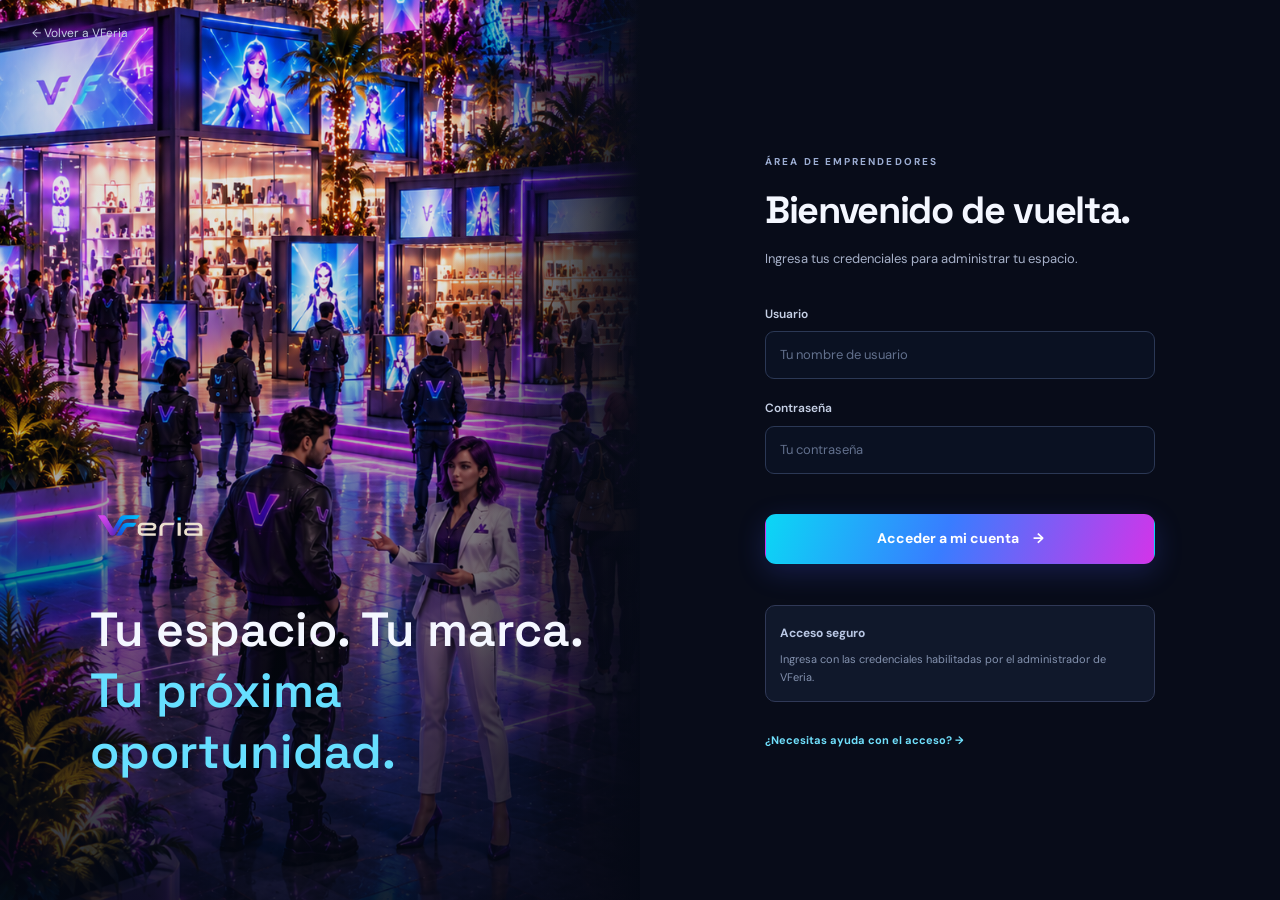
<file: admin.html>
<!doctype html><html lang="es"><head><meta charset="utf-8"><meta name="viewport" content="width=device-width,initial-scale=1"><title>Administración | VFeria</title><link rel="stylesheet" href="styles.css"><style>
.admin-grid{display:grid;grid-template-columns:repeat(3,minmax(0,1fr));gap:14px}.analytics-card{padding:18px;border:1px solid #e1e7ef;border-radius:14px;background:#fff}.analytics-card strong{display:block;font-size:2rem}.admin-table-wrap{overflow:auto}.admin-table{width:100%;border-collapse:collapse;min-width:760px}.admin-table th,.admin-table td{padding:12px;border-bottom:1px solid #e5e7eb;text-align:left;vertical-align:middle}.admin-table th{font-size:.8rem;text-transform:uppercase;color:#667085}.status-switch{display:inline-flex;align-items:center;gap:8px}.status-switch input{width:18px;height:18px}.admin-actions{display:flex;flex-wrap:wrap;gap:8px}.config-grid{display:grid;grid-template-columns:1fr 1fr;gap:14px}.config-grid .full{grid-column:1/-1}@media(max-width:800px){.admin-grid,.config-grid{grid-template-columns:1fr}.admin-table{min-width:680px}}
.admin-banner-box{margin-top:20px;padding:18px;border:1px solid #283756;border-radius:16px;background:#0d1528}.banner-upload-row{display:grid;grid-template-columns:1fr 1fr 1fr auto;gap:10px;align-items:center}.banner-list{display:grid;gap:10px;margin-top:15px}.banner-item{display:grid;grid-template-columns:110px 1fr auto;gap:12px;align-items:center;padding:10px;border:1px solid #2b3d61;border-radius:12px;background:#101b33}.banner-item img{width:110px;height:60px;object-fit:cover;border-radius:8px}.banner-item input{width:100%}.banner-actions{display:flex;gap:6px;flex-wrap:wrap}@media(max-width:900px){.banner-upload-row{grid-template-columns:1fr}.banner-item{grid-template-columns:90px 1fr}.banner-item .banner-actions{grid-column:1/-1}}</style></head><body class="dashboard-page"><header class="dash-topbar"><a class="brand" href="index.html"><img src="assets/VFeria-logo.png" alt="VFeria"></a><div class="dash-top-right"><span class="status-pill"><i></i> Administración</span><a class="btn btn-outline btn-small" href="index.html">Ver VFeria ↗</a></div></header><main class="dashboard-main" style="max-width:1250px;margin:auto;padding:32px 22px"><div class="dashboard-heading"><div><span class="eyebrow">CONTROL VFeria</span><h1>Panel administrativo</h1><p class="muted">Usuarios, publicaciones, configuración y analítica.</p></div></div><div id="checkingMessage" class="prototype-alert"><span>↻</span><p>Verificando sesión de administrador…</p></div><p id="pageError" role="alert" hidden class="error"></p>
<section id="analyticsPanel" class="dash-card" hidden><div class="card-heading"><div class="step-number">01</div><div><h2>Analítica</h2><p id="analyticsStatus">Cargando…</p></div><button id="refreshAnalytics" class="btn btn-outline btn-small">Actualizar</button></div><div class="admin-grid"><div class="analytics-card"><strong id="adminStatTotal">—</strong><span>Visitas totales</span></div><div class="analytics-card"><strong id="adminStatToday">—</strong><span>Visitas hoy</span></div><div class="analytics-card"><strong id="adminStatMonth">—</strong><span>Visitas este mes</span></div></div><div class="analytics-columns"><div><h3>Emprendimientos más visitados</h3><ol id="businessRanking" class="analytics-list"></ol></div><div><h3>Productos más visitados</h3><ol id="productRanking" class="analytics-list"></ol></div></div></section>
<section id="siteConfigPanel" class="dash-card" hidden><div class="card-heading"><div class="step-number">02</div><div><h2>Presentación del Index</h2><p>Configura el video y administra los banners promocionales que aparecen encima de él.</p></div></div><div class="config-grid"><div class="full"><label>URL de YouTube</label><input id="introVideoUrl" type="url" placeholder="https://www.youtube.com/watch?v=..."></div><div><label>Título bajo el video</label><input id="introVideoTitle" maxlength="180" placeholder="Conoce VFeria"></div><div><label>Leyenda</label><input id="introVideoLegend" maxlength="500" placeholder="Una nueva forma de mostrar tu negocio."></div></div><div class="admin-banner-box"><h3>Banners promocionales</h3><p class="muted">Cada banner cambia automáticamente cada 5 segundos. Puedes asociar un enlace opcional.</p><div class="banner-upload-row"><input id="bannerFile" type="file" accept="image/png,image/jpeg,image/webp"><input id="bannerLink" type="url" placeholder="Enlace opcional: https://..."><input id="bannerAlt" maxlength="160" placeholder="Texto alternativo"><button id="addBanner" class="btn btn-outline" type="button">+ Agregar banner</button></div><div id="bannerList" class="banner-list"></div></div><div class="save-row"><span id="siteConfigStatus"></span><button id="saveSiteConfig" class="btn btn-primary">Guardar presentación y banners ✓</button></div></section>
<section class="dash-card" id="entrepreneursPanel" hidden><div class="card-heading"><div class="step-number">03</div><div><h2>Emprendedores</h2><p>Activa, desactiva, restablece contraseñas y visualiza tiendas.</p></div><button id="refreshEntrepreneurs" class="btn btn-outline btn-small">Actualizar lista</button></div><div class="admin-table-wrap"><table class="admin-table"><thead><tr><th>Emprendimiento</th><th>Usuario</th><th>Ciudad</th><th>Productos</th><th>Acceso</th><th>Acciones</th></tr></thead><tbody id="entrepreneursBody"></tbody></table></div></section>
<section class="dash-card" hidden id="createPanel"><div class="card-heading"><div class="step-number">04</div><div><h2>Crear emprendedor</h2><p>Los usuarios nuevos aparecerán automáticamente en la lista anterior.</p></div></div><form id="adminCreateForm"><div class="form-grid"><div><label>Usuario</label><input id="username" name="username" minlength="3" maxlength="60" required></div><div><label>Contraseña inicial</label><input id="password" name="password" type="password" minlength="14" required></div><div class="span-2"><label>Nombre del emprendimiento</label><input id="businessName" name="businessName" required></div><div><label>Correo</label><input id="email" name="email" type="email"></div><div><label>Teléfono / WhatsApp</label><input id="phone" name="phone"></div><div><label>Ciudad</label><input id="city" name="city"></div></div><button id="createButton" type="submit" class="btn btn-primary">Crear cuenta</button><p id="status" role="status"></p></form></section>
</main><script src="admin.js"></script></body></html>
</file>
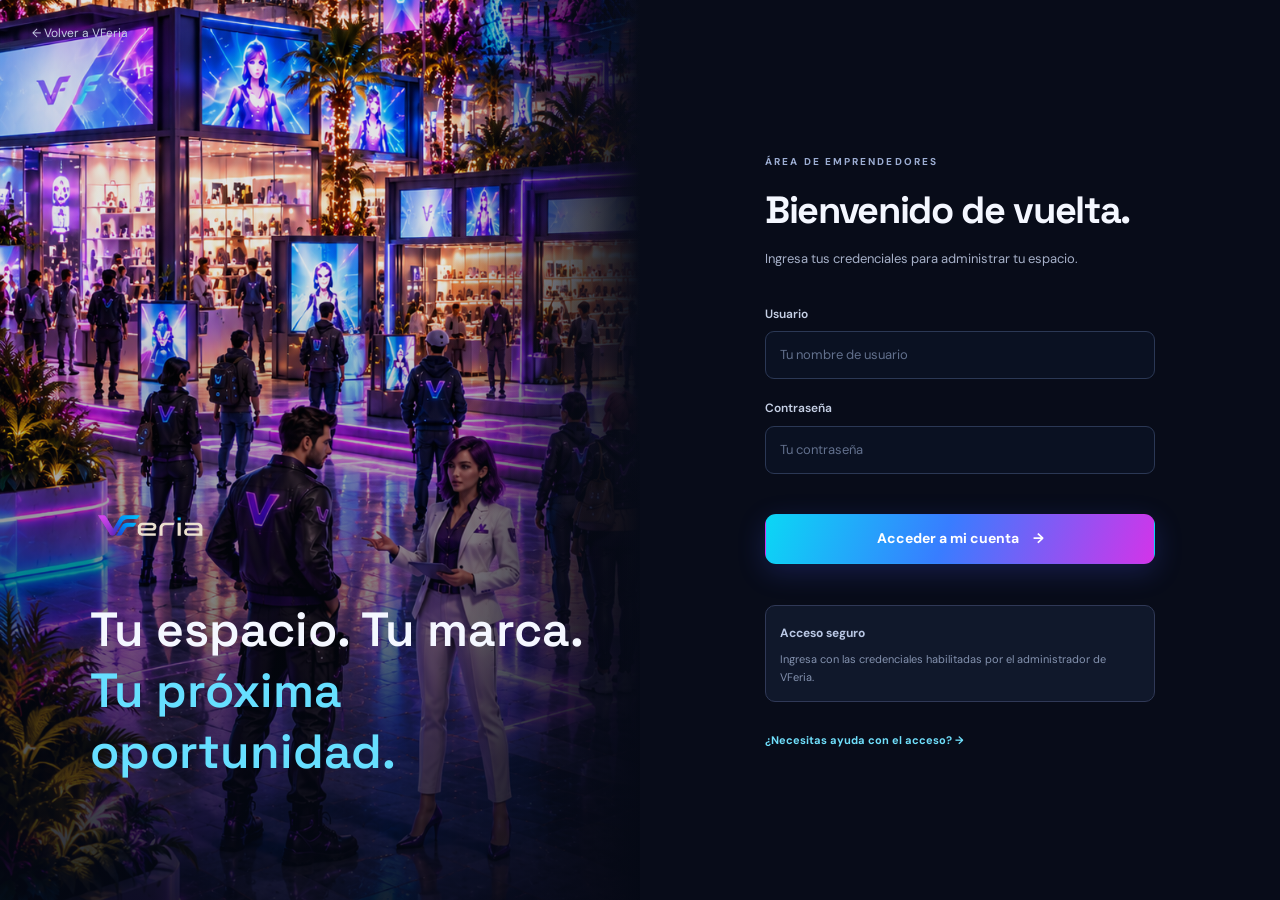
<file: login.html>
<!doctype html><html lang="es"><head><meta charset="utf-8"><meta name="viewport" content="width=device-width, initial-scale=1"><title>Acceso emprendedores | VFeria</title><link rel="stylesheet" href="styles.css"></head><body class="auth-page"><a class="back-home" href="index.html">← Volver a VFeria</a><main class="auth-layout"><section class="auth-art"><img src="assets/Pendon-Night.png" alt="Centro comercial virtual"><div class="auth-art-shade"></div><div class="auth-art-copy"><img src="assets/VFeria-logo.png" alt="VFeria"><p>Tu espacio. Tu marca.<br><span>Tu próxima oportunidad.</span></p></div></section><section class="auth-panel"><div class="auth-form-wrap"><div class="auth-mark"><img src="assets/VFeria-logo.png" alt="VFeria"></div><span class="eyebrow">ÁREA DE EMPRENDEDORES</span><h1>Bienvenido de vuelta.</h1><p class="muted">Ingresa tus credenciales para administrar tu espacio.</p><form id="loginForm"><label for="username">Usuario</label><input id="username" name="username" autocomplete="username" placeholder="Tu nombre de usuario" required><label for="password">Contraseña</label><input id="password" name="password" type="password" autocomplete="current-password" placeholder="Tu contraseña" required><button class="btn btn-primary btn-full" type="submit">Acceder a mi cuenta <span>→</span></button><p id="loginMessage" class="form-message" role="status"></p></form><div class="demo-note"><b>Acceso seguro</b><p>Ingresa con las credenciales habilitadas por el administrador de VFeria.</p></div><a class="text-link" href="https://wa.me/56988181934?text=Hola%2C%20necesito%20ayuda%20con%20mi%20acceso%20a%20VFeria." target="_blank" rel="noopener">¿Necesitas ayuda con el acceso? →</a></div></section></main><script src="site.js"></script></body></html>
</file>
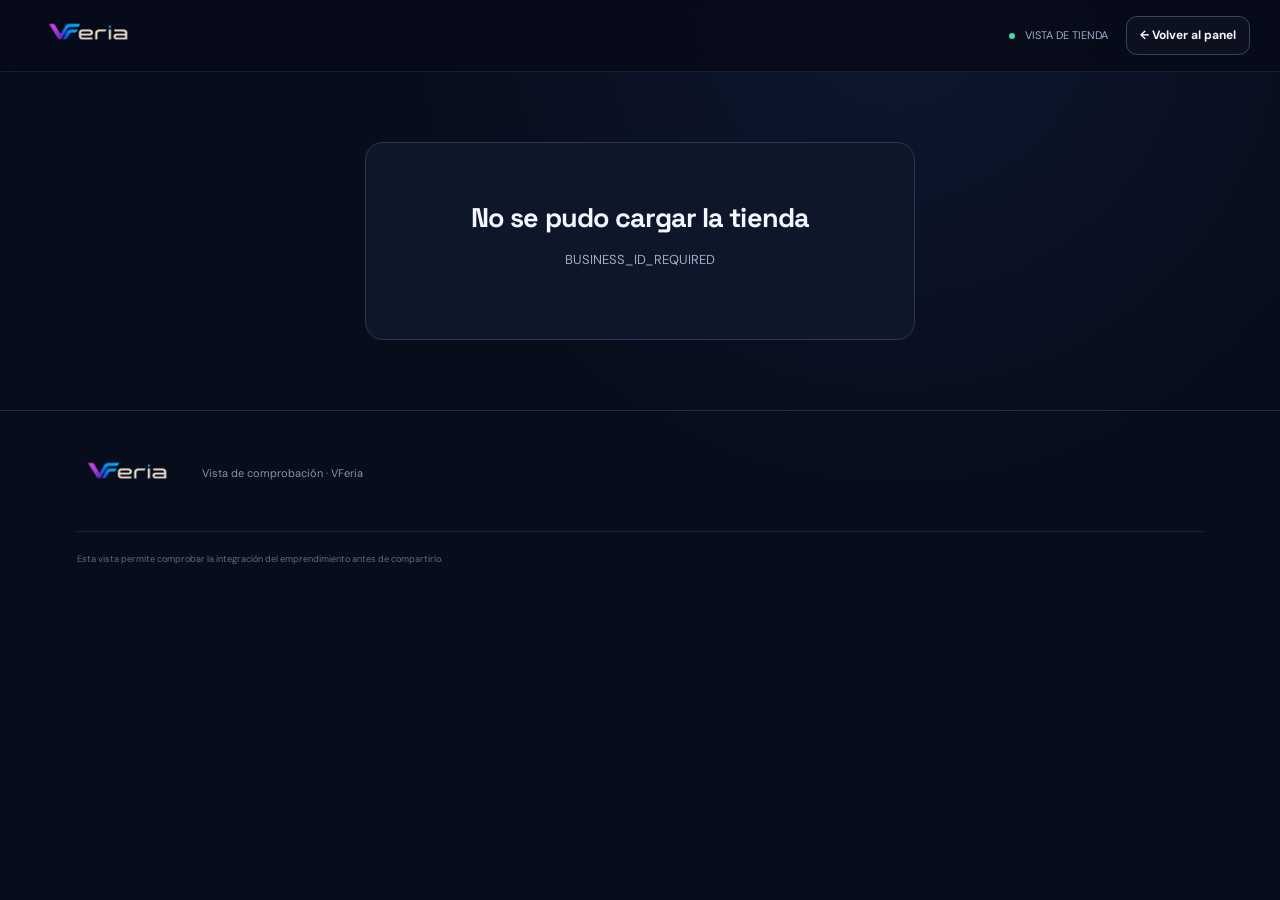
<file: muestra.html>
<!doctype html><html lang="es"><head><meta charset="utf-8"><meta name="viewport" content="width=device-width,initial-scale=1"><title>Vista de tienda | VFeria</title><link rel="stylesheet" href="styles.css"><style>.preview-store{max-width:1100px;margin:30px auto;padding:0 18px}.preview-hero{display:grid;grid-template-columns:180px 1fr;gap:24px;align-items:center;padding:28px;border-radius:22px;background:#fff;border:1px solid #e5e7eb}.preview-hero img{width:180px;aspect-ratio:2/1;object-fit:contain;border-radius:14px;background:#f8fafc;padding:10px}.preview-video{margin-top:20px;aspect-ratio:16/9;border-radius:18px;overflow:hidden;background:#0b1220}.preview-video iframe{width:100%;height:100%;border:0}.preview-links{display:flex;flex-wrap:wrap;gap:9px;margin-top:14px}.preview-products{display:grid;grid-template-columns:repeat(3,minmax(0,1fr));gap:16px;margin-top:24px}.preview-product{background:#fff;border:1px solid #e5e7eb;border-radius:16px;overflow:hidden}.preview-product img{width:100%;aspect-ratio:1;object-fit:contain;background:#fafafa}.preview-product-body{padding:14px}.preview-stock{font-size:.85rem;margin-top:8px}@media(max-width:800px){.preview-hero{grid-template-columns:1fr}.preview-products{grid-template-columns:1fr 1fr}}@media(max-width:520px){.preview-products{grid-template-columns:1fr}}</style></head><body class="store-page"><header class="dash-topbar store-topbar"><a class="brand" href="index.html"><img src="assets/VFeria-logo.png" alt="VFeria"></a><div class="dash-top-right"><span class="status-pill"><i></i> VISTA DE TIENDA</span><a id="backPanel" class="btn btn-outline btn-small" href="panel.html">← Volver al panel</a></div></header><main id="storefront" class="preview-store"><div class="empty-store"><p>Cargando tienda…</p></div></main><footer class="footer"><a class="brand footer-brand" href="index.html"><img src="assets/VFeria-logo.png" alt="VFeria"></a><span>Vista de comprobación · VFeria</span><small>Esta vista permite comprobar la integración del emprendimiento antes de compartirlo.</small></footer><script src="muestra.js"></script></body></html>
</file>
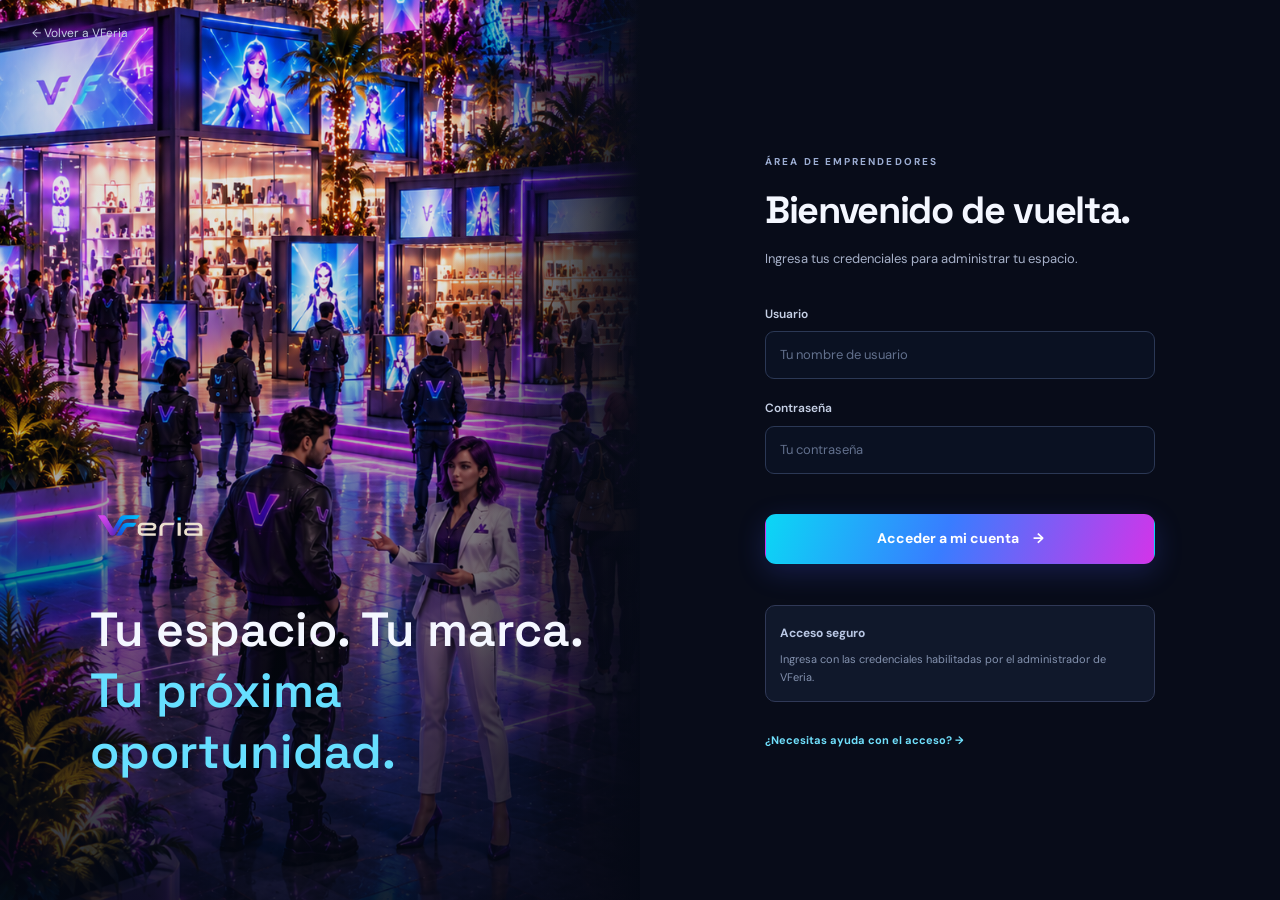
<file: panel.html>
<!doctype html><html lang="es"><head><meta charset="utf-8"><meta name="viewport" content="width=device-width,initial-scale=1"><title>Mi espacio | VFeria</title><link rel="stylesheet" href="styles.css"><style>
.panel-product-wrap{display:grid;grid-template-columns:minmax(0,1fr);gap:18px}.product-pager{display:flex;align-items:center;justify-content:space-between;gap:12px;margin-bottom:14px}.product-pager strong{font-size:1rem}.product-editor{display:none}.product-editor.active{display:block}.feature-switch{display:flex;align-items:center;gap:10px;padding:12px 14px;border:1px solid #dfe7ef;border-radius:12px;background:#f8fafc}.feature-switch input{width:20px;height:20px}.panel-section-note{font-size:.85rem;color:#667085}.preview-box{margin-top:12px;padding:14px;border:1px dashed #cbd5e1;border-radius:12px;background:#fafafa}.preview-box img{max-width:100%;max-height:180px;object-fit:contain;border-radius:10px}.social-grid{display:grid;grid-template-columns:repeat(2,minmax(0,1fr));gap:14px}.panel-password{display:grid;grid-template-columns:1fr auto;gap:10px;align-items:end}.panel-password input{min-width:0}@media(max-width:760px){.social-grid{grid-template-columns:1fr}.panel-password{grid-template-columns:1fr}}
</style></head><body class="dashboard-page"><header class="dash-topbar"><a class="brand" href="index.html"><img src="assets/VFeria-logo.png" alt="VFeria"></a><div class="dash-top-right"><span class="status-pill"><i></i> Panel de emprendedor</span><a class="btn btn-outline btn-small" href="muestra.html">Ver mi tienda ↗</a><button class="btn btn-outline btn-small" id="logoutBtn">Cerrar sesión</button></div></header><div class="dashboard-shell"><aside class="sidebar"><div class="side-user"><div class="user-avatar">E</div><div><b>Mi emprendimiento</b><small>Panel de administración</small></div></div><a class="side-link active" href="#perfil">◉ <span>Mi perfil</span></a><a class="side-link" href="#empresa">▣ <span>Datos de empresa</span></a><a class="side-link" href="#productos">▤ <span>Catálogo / Inventario</span></a><a class="side-link" href="ppv.html">▣ <span>PPV · POS y KPI</span></a><a class="side-link" href="#seguridad">🔒 <span>Seguridad</span></a><a class="side-link" id="adminUsersLink" href="admin.html" hidden>⚙ <span>Administrar usuarios</span></a><div class="side-help"><b>¿Necesitas ayuda?</b><p>Te acompañamos para preparar tu espacio virtual.</p><a href="https://wa.me/56988181934?text=Hola%2C%20necesito%20ayuda%20con%20mi%20panel%20VFeria." target="_blank" rel="noopener">Contactar soporte ↗</a></div></aside><main class="dashboard-main"><div class="dashboard-heading"><div><span class="eyebrow">TU ESPACIO DIGITAL</span><h1>Panel del emprendedor</h1><p class="muted">Administra tu identidad, catálogo y contenido destacado.</p></div><div class="heading-actions"><button type="button" class="btn btn-outline" id="shareCatalogBtn">Compartir catálogo ↗</button><button type="button" class="btn btn-primary" id="saveAllBtn">Guardar cambios ✓</button></div></div><div class="prototype-alert" id="panelAlert"><span>↻</span><p>Cargando información desde VFeria…</p></div>
<section class="dash-card" id="perfil"><div class="card-heading"><div class="step-number">01</div><div><h2>Información personal</h2><p>Datos de contacto de la persona responsable.</p></div></div><div class="form-grid"><div><label>Nombre y apellido</label><input id="fullName"></div><div><label>Correo electrónico</label><input id="email" type="email"></div><div><label>Teléfono / WhatsApp</label><input id="phone"></div><div><label>Ciudad</label><input id="city"></div></div></section>
<section class="dash-card" id="empresa"><div class="card-heading"><div class="step-number">02</div><div><h2>Información de empresa</h2><p>Esta información aparecerá en el catálogo público.</p></div></div><div class="form-grid"><div><label>Nombre comercial</label><input id="businessName"></div><div><label>Rubro</label><select id="category"><option value="">Selecciona un rubro</option><option>Alimentos y bebidas</option><option>Artesanía y diseño</option><option>Moda y accesorios</option><option>Belleza y bienestar</option><option>Hogar y decoración</option><option>Servicios</option><option>Tecnología</option><option>Otro</option></select></div><div class="span-2"><label>Descripción</label><textarea id="businessDescription" rows="4"></textarea></div><div><label>Sitio web</label><input id="businessWeb" type="url" placeholder="https://..."></div><div><label>Instagram</label><input id="businessInstagram" type="url" placeholder="https://instagram.com/..."></div><div><label>Facebook</label><input id="businessFacebook" type="url" placeholder="https://facebook.com/..."></div><div><label>Video de YouTube del emprendimiento</label><input id="businessVideoUrl" type="url" placeholder="https://youtube.com/watch?v=..."></div><div class="span-2"><label>Logo empresarial</label><input id="logoFile" type="file" accept="image/*"><div class="preview-box"><img id="logoPreview" hidden alt="Logo empresarial"><span class="panel-section-note">Formato 2:1. El sistema adapta la imagen antes de enviarla a R2.</span></div></div><div class="span-2"><label>Cupón de descuento</label><input id="couponFile" type="file" accept="image/*"><div class="preview-box"><img id="couponPreview" hidden alt="Cupón de descuento"><label class="feature-switch"><input id="couponEnabled" type="checkbox"> <span>Mostrar este cupón en el slider de VFeria</span></label></div></div></div></section>
<section class="dash-card" id="productos"><div class="card-heading"><div class="step-number">03</div><div><h2>Catálogo</h2><p>Hasta 30 productos o servicios. Edita uno por vez para mantener el panel compacto.</p></div><span class="counter" id="productCounter">0 / 30</span></div><div class="product-pager"><button type="button" class="btn btn-outline btn-small" id="prevProduct">← Anterior</button><strong id="productPosition">Producto 1 de 0</strong><button type="button" class="btn btn-outline btn-small" id="nextProduct">Siguiente →</button></div><div id="productsList" class="panel-product-wrap"></div><button type="button" id="addProductBtn" class="btn btn-add">＋ Añadir producto</button><p class="helper-text">Los cambios se guardan en Google Sheets. El inventario de este catálogo es la fuente compartida con PPV y la vitrina VFeria.</p></section>
<section class="dash-card" id="seguridad"><div class="card-heading"><div class="step-number">04</div><div><h2>Seguridad</h2><p>Puedes cambiar tu contraseña sin ingresar la anterior.</p></div></div><div class="panel-password"><div><label>Nueva contraseña</label><input id="newPassword" type="password" minlength="14" autocomplete="new-password" placeholder="Mínimo 14 caracteres"></div><button type="button" class="btn btn-primary" id="changePasswordBtn">Cambiar contraseña</button></div><p id="securityStatus" class="panel-section-note"></p></section>
<div class="save-row"><span id="saveStatus" role="status">Cargando…</span><button type="button" class="btn btn-primary" id="saveAllBtnBottom">Guardar información ✓</button></div><footer class="dash-footer">VFeria · Herramientas para emprendedores</footer></main></div>
<script src="panel.js"></script></body></html>
</file>
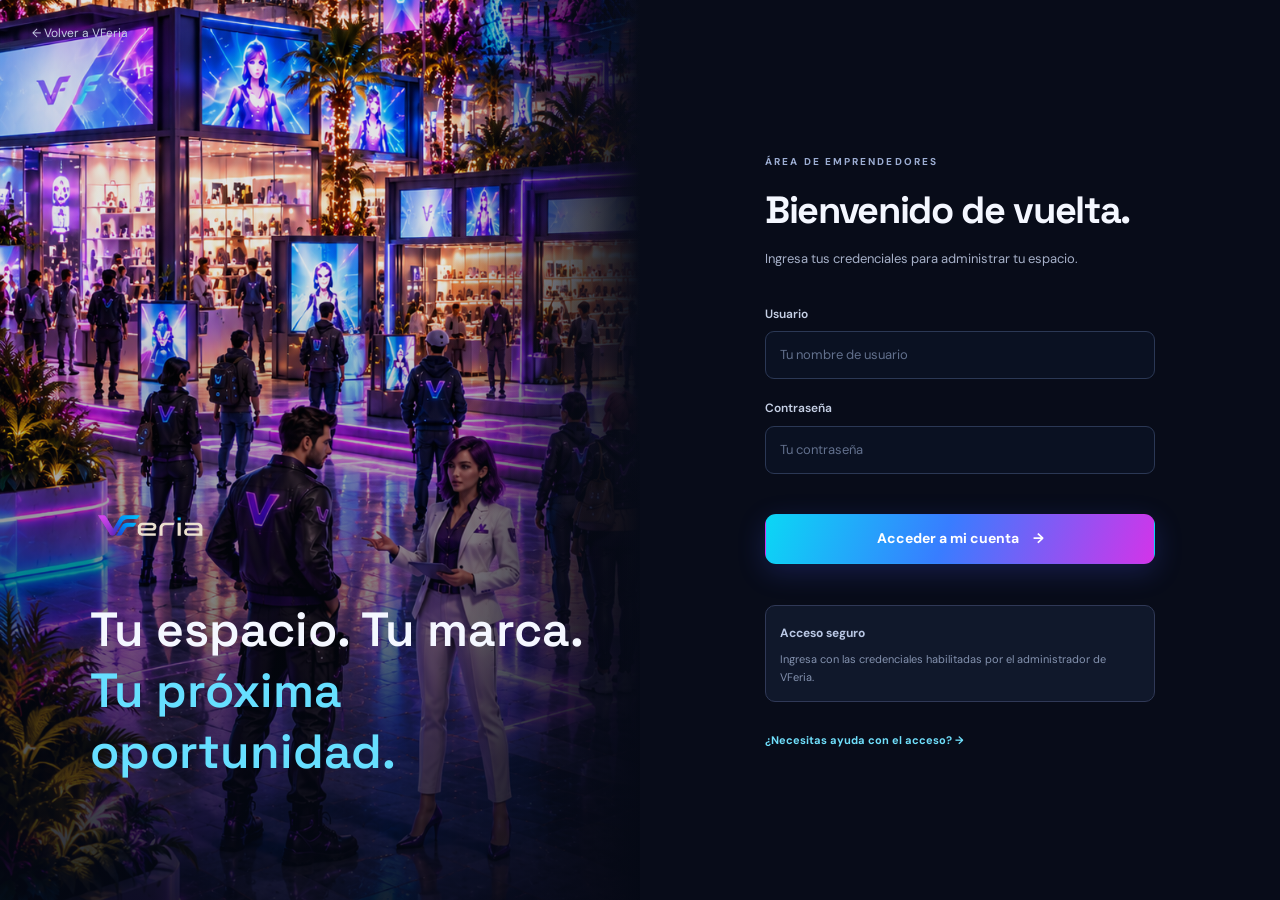
<file: ppv.html>
<!doctype html><html lang="es"><head><meta charset="utf-8"><meta name="viewport" content="width=device-width,initial-scale=1"><title>PPV · PymePOSVenta | VFeria</title><link rel="stylesheet" href="styles.css"><style>
.ppv-wrap{max-width:1400px;margin:0 auto;padding:28px}.ppv-head{display:flex;justify-content:space-between;gap:18px;align-items:flex-start;margin-bottom:24px}.ppv-grid{display:grid;grid-template-columns:repeat(4,minmax(0,1fr));gap:14px}.ppv-kpi{background:#fff;border:1px solid #e5e7eb;border-radius:16px;padding:18px}.ppv-kpi small{color:#667085}.ppv-kpi strong{display:block;font-size:1.55rem;margin-top:7px}.ppv-main{display:grid;grid-template-columns:minmax(0,1.2fr) minmax(320px,.8fr);gap:18px;margin-top:18px}.ppv-card{background:#fff;border:1px solid #e5e7eb;border-radius:16px;padding:18px}.ppv-card h2{margin-top:0}.ppv-search{display:grid;grid-template-columns:1fr auto;gap:10px}.ppv-search input,.ppv-form input,.ppv-form select{width:100%;padding:12px;border:1px solid #d8dee8;border-radius:10px;box-sizing:border-box}.ppv-list{display:grid;gap:9px;margin-top:14px;max-height:470px;overflow:auto}.ppv-item{display:grid;grid-template-columns:52px 1fr auto;gap:12px;align-items:center;border:1px solid #e7ebf0;border-radius:12px;padding:10px}.ppv-item img{width:52px;height:52px;object-fit:cover;border-radius:9px}.ppv-item button{white-space:nowrap}.cart-row{display:grid;grid-template-columns:1fr 80px 90px auto;gap:8px;align-items:center;padding:10px 0;border-bottom:1px solid #eef1f4}.cart-row input{width:70px}.ppv-total{font-size:1.5rem;font-weight:800;text-align:right;margin-top:15px}.ppv-actions{display:flex;gap:9px;flex-wrap:wrap;margin-top:14px}.receipt-preview{background:#fff;border:1px dashed #cfd6df;border-radius:12px;padding:10px;margin-top:12px}.receipt-preview canvas{width:100%;height:auto;display:block}.muted2{color:#667085;font-size:.9rem}.status{min-height:24px;margin-top:8px}.settings{display:grid;grid-template-columns:repeat(3,minmax(0,1fr));gap:12px}.settings label{display:block;font-weight:600;font-size:.9rem}.check{display:flex;gap:8px;align-items:center}.check input{width:auto}.sales-table{width:100%;border-collapse:collapse;margin-top:10px}.sales-table th,.sales-table td{padding:9px;border-bottom:1px solid #edf0f3;text-align:left}.back{margin-bottom:15px;display:inline-block}@media(max-width:980px){.ppv-main{grid-template-columns:1fr}.ppv-grid{grid-template-columns:repeat(2,minmax(0,1fr))}}@media(max-width:620px){.ppv-wrap{padding:16px}.ppv-head{flex-direction:column}.ppv-grid{grid-template-columns:1fr 1fr}.settings{grid-template-columns:1fr}.cart-row{grid-template-columns:1fr auto auto}.cart-row button{grid-column:3}.ppv-search{grid-template-columns:1fr}.ppv-item{grid-template-columns:44px 1fr}.ppv-item button{grid-column:2}}
</style></head><body class="dashboard-page"><header class="dash-topbar"><a class="brand" href="panel.html"><img src="assets/VFeria-logo.png" alt="VFeria"></a><div class="dash-top-right"><span class="status-pill"><i></i> PPV · PymePOSVenta</span><a class="btn btn-outline btn-small" href="panel.html">Volver al panel</a></div></header><main class="ppv-wrap"><a class="back" href="panel.html">← Volver al panel de emprendedor</a><div class="ppv-head"><div><span class="eyebrow">VFeria · SERVICIO PPV</span><h1>PymePOSVenta</h1><p class="muted">Inventario, punto de venta y primeros indicadores comerciales.</p></div><div><button class="btn btn-primary" id="saveSettings">Guardar configuración</button></div></div><div class="ppv-grid"><div class="ppv-kpi"><small>Ventas hoy</small><strong id="kToday">$0</strong></div><div class="ppv-kpi"><small>Ventas del mes</small><strong id="kMonth">$0</strong></div><div class="ppv-kpi"><small>Ticket promedio</small><strong id="kTicket">$0</strong></div><div class="ppv-kpi"><small>Productos sin stock</small><strong id="kOut">0</strong></div></div><div class="ppv-main"><section class="ppv-card"><h2>POS · Punto de venta</h2><div class="ppv-search"><input id="barcode" autocomplete="off" placeholder="Escanea código de barras o escribe nombre / SKU"><button class="btn btn-outline" id="scanBtn">📷 Cámara</button></div><div id="scanStatus" class="muted2"></div><div id="productList" class="ppv-list"></div><h3>Carrito</h3><div id="cart"></div><div class="settings ppv-form" style="margin-top:12px"><label>WhatsApp cliente<input id="customerPhone" inputmode="tel" placeholder="+56 9 1234 5678"></label></div><div class="ppv-total">Total: <span id="cartTotal">$0</span></div><div class="ppv-actions"><button class="btn btn-primary" id="sellBtn">Cobrar venta</button><button class="btn btn-outline" id="clearBtn">Vaciar</button></div><div id="saleStatus" class="status"></div><div id="receiptBox" class="receipt-preview" hidden><canvas id="receiptCanvas"></canvas><div class="ppv-actions"><button class="btn btn-outline" id="downloadReceipt">Descargar comprobante</button><button class="btn btn-outline" id="shareReceiptBtn">Compartir comprobante</button><button class="btn btn-primary" id="whatsappBtn">Enviar por WhatsApp</button></div></div></section><aside><section class="ppv-card"><h2>Configuración tributaria</h2><div class="settings ppv-form"><label class="check"><input id="ivaEnabled" type="checkbox"> Aplicar IVA</label><label>Tasa IVA<input id="ivaRate" type="number" min="0" max="100" step="0.01" value="19"></label><label class="check"><input id="pricesIncludeIva" type="checkbox" checked> Los precios ya incluyen IVA</label></div><p class="muted2">Esta configuración controla el cálculo interno del comprobante PPV. No reemplaza una boleta electrónica tributaria autorizada por el SII.</p></section><section class="ppv-card"><h2>Inventario</h2><div id="inventorySummary" class="muted2">Cargando…</div><div id="inventoryList" class="ppv-list"></div></section><section class="ppv-card"><h2>Últimas ventas</h2><div id="salesList" class="muted2">Cargando…</div></section></aside></div></main><script src="ppv.js"></script></body></html>
</file>
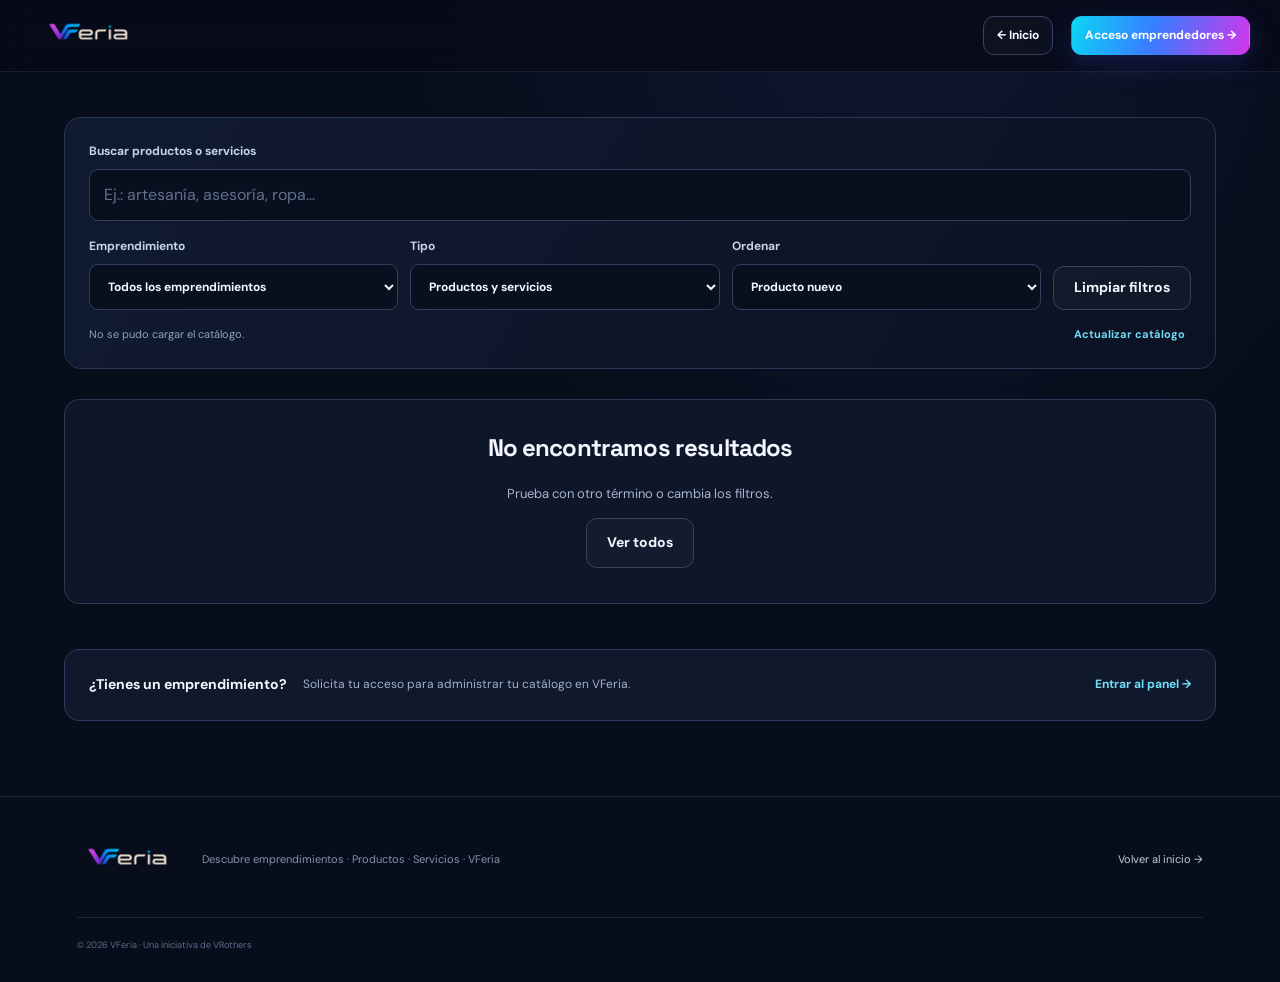
<file: productos.html>
<!doctype html><html lang="es"><head><meta charset="utf-8"><meta name="viewport" content="width=device-width,initial-scale=1"><meta name="description" content="Busca productos y servicios de emprendimientos en VFeria."><meta name="theme-color" content="#080d1b"><title>Productos y servicios | VFeria</title><link rel="stylesheet" href="styles.css"></head><body class="store-page catalog-page"><header class="dash-topbar store-topbar"><a class="brand" href="index.html"><img src="assets/VFeria-logo.png" alt="VFeria"></a><div class="dash-top-right"><a class="btn btn-outline btn-small" href="index.html">← Inicio</a><a class="btn btn-primary btn-small" href="login.html">Acceso emprendedores →</a></div></header><main class="catalog-shell">
<section id="storeFilterBanner" class="store-business-banner" hidden aria-live="polite"><div class="store-business-brand"><img id="storeBusinessLogo" alt="Logo del emprendimiento" hidden><div><span class="eyebrow">EMPRENDIMIENTO</span><h1 id="storeFilterTitle">Catálogo</h1><p id="storeFilterDescription"></p></div></div><div id="storeBusinessVideo" class="store-business-video" hidden></div><div class="store-business-links"><a id="storeWhatsapp" class="social-action whatsapp-action" target="_blank" rel="noopener" hidden>WhatsApp ↗</a><a id="storeWeb" class="social-action" target="_blank" rel="noopener" hidden>Web ↗</a><a id="storeInstagram" class="social-action" target="_blank" rel="noopener" hidden>Instagram ↗</a><a id="storeFacebook" class="social-action" target="_blank" rel="noopener" hidden>Facebook ↗</a><span id="storeProductCount" class="store-count"></span></div><a id="showAllCatalog" href="productos.html" class="text-link">Ver todos los productos →</a></section>
<section class="catalog-tools" aria-label="Filtros del catálogo"><div class="catalog-search-row"><label class="catalog-search-label" for="catalogSearch">Buscar productos o servicios</label><input id="catalogSearch" type="search" placeholder="Ej.: artesanía, asesoría, ropa…" autocomplete="off"></div><div class="catalog-filters"><label>Emprendimiento<select id="businessFilter"><option value="">Todos los emprendimientos</option></select></label><label>Tipo<select id="typeFilter"><option value="">Productos y servicios</option><option value="producto">Productos</option><option value="servicio">Servicios</option></select></label><label>Ordenar<select id="sortFilter"><option value="newest">Producto nuevo</option><option value="relevance">Relevancia</option><option value="name">Nombre A–Z</option><option value="priceAsc">Precio: menor a mayor</option><option value="priceDesc">Precio: mayor a menor</option></select></label><button id="clearFilters" class="btn btn-outline" type="button">Limpiar filtros</button></div><div class="catalog-result-row"><p id="catalogStatus" role="status" aria-live="polite">Cargando catálogo…</p><button id="refreshCatalog" class="catalog-refresh" type="button">Actualizar catálogo</button></div></section>
<section><div id="catalogGrid" class="catalog-grid" aria-live="polite"></div><div id="catalogEmpty" class="catalog-empty" hidden><h2>No encontramos resultados</h2><p>Prueba con otro término o cambia los filtros.</p><button class="btn btn-outline" id="emptyClear" type="button">Ver todos</button></div></section>
<section id="shareModal" class="share-modal" hidden aria-modal="true" role="dialog" aria-labelledby="shareTitle">
  <div class="share-dialog">
    <button id="shareClose" class="share-close" type="button" aria-label="Cerrar">×</button>
    <h2 id="shareTitle">Compartir producto</h2>
    <p class="muted">Genera una pieza promocional con los datos del producto y un QR que lleva directamente a la tienda completa del emprendimiento.</p>
    <div id="sharePreview" class="share-preview"></div>
    <p id="shareStatus" class="share-status" role="status"></p>
    <div class="share-actions">
      <button id="sharePost" class="btn btn-primary" type="button">1080 × 1350 · Publicación</button>
      <button id="shareStory" class="btn btn-outline" type="button">1080 × 1920 · Story</button>
      <button id="shareDownload" class="btn btn-outline" type="button">⬇ Descargar imagen</button>
      <button id="shareCopyLink" class="btn btn-outline" type="button">🔗 Copiar enlace</button>
      <button id="shareCopyText" class="btn btn-outline" type="button">📋 Copiar texto</button>
      <button id="shareNative" class="btn btn-primary" type="button">📤 Compartir</button>
    </div>
  </div>
</section>
<section class="catalog-note"><b>¿Tienes un emprendimiento?</b><span>Solicita tu acceso para administrar tu catálogo en VFeria.</span><a href="login.html">Entrar al panel →</a></section></main><footer class="footer"><a class="brand footer-brand" href="index.html"><img src="assets/VFeria-logo.png" alt="VFeria"></a><span>Descubre emprendimientos · Productos · Servicios · VFeria</span><a href="index.html">Volver al inicio →</a><small>© 2026 VFeria · Una iniciativa de VRothers</small></footer><script src="analytics.js"></script><script src="catalog.js"></script></body></html>
</file>
<file: styles.css>
@import url('https://fonts.googleapis.com/css2?family=DM+Sans:wght@400;500;600;700&family=Space+Grotesk:wght@400;500;600;700&display=swap');

:root{
  --bg:#070b18;
  --panel:#0d1427;
  --panel2:#101a31;
  --line:#23304b;
  --text:#f4f7ff;
  --muted:#a6b0c8;
  --cyan:#12d7f7;
  --blue:#347dff;
  --purple:#a63df5;
  --pink:#f044c5;
  --radius:20px;
  --gradient:linear-gradient(110deg,#0bd7f5 0%,#387dff 46%,#d334e9 100%)
}

*{
  box-sizing:border-box
}

html{
  scroll-behavior:smooth
}

body{
  margin:0;
  background:var(--bg);
  color:var(--text);
  font-family:'DM Sans',sans-serif;
  line-height:1.55
}

a{
  color:inherit;
  text-decoration:none
}

button,
input,
textarea,
select{
  font:inherit
}

button,
a{
  -webkit-tap-highlight-color:transparent
}

.topbar,
.dash-topbar{
  height:86px;
  display:flex;
  align-items:center;
  justify-content:space-between;
  padding:0 clamp(22px,6vw,90px);
  border-bottom:1px solid rgba(151,174,226,.12);
  background:rgba(7,11,24,.88);
  backdrop-filter:blur(16px);
  position:sticky;
  top:0;
  z-index:10
}

.brand img{
  width:145px;
  max-height:60px;
  object-fit:contain
}

.topbar nav{
  display:flex;
  gap:34px;
  color:#c2cbe0;
  font-size:14px
}

.topbar nav a:hover,
.footer a:hover{
  color:var(--cyan)
}

.btn{
  display:inline-flex;
  align-items:center;
  justify-content:center;
  gap:14px;
  padding:13px 20px;
  border-radius:11px;
  font-weight:700;
  font-size:14px;
  cursor:pointer;
  border:1px solid transparent;
  transition:transform .2s,filter .2s;
  background:none;
  color:var(--text)
}

.btn:hover{
  transform:translateY(-2px);
  filter:brightness(1.1)
}

.btn-primary{
  background:var(--gradient);
  color:#fff;
  box-shadow:0 8px 28px rgba(71,91,255,.22)
}

.btn-outline{
  border-color:#354361;
  background:rgba(255,255,255,.025)
}

.btn-quiet{
  color:#d1d8eb
}

.btn-large{
  padding:17px 25px;
  white-space:nowrap
}

.btn-small{
  padding:9px 13px;
  font-size:12px
}

.btn-full{
  width:100%;
  margin-top:20px
}

.menu-toggle{
  display:none;
  color:white;
  background:none;
  border:0;
  font-size:24px
}

.hero{
  display:grid;
  grid-template-columns:1fr 1.02fr;
  gap:5%;
  align-items:center;
  max-width:1440px;
  margin:auto;
  padding:70px clamp(22px,6vw,90px) 58px;
  min-height:600px
}

.eyebrow{
  display:inline-flex;
  align-items:center;
  gap:10px;
  font-size:10px;
  letter-spacing:2.1px;
  color:#9daed3;
  font-weight:700
}

.dot,
.pulse{
  width:7px;
  height:7px;
  border-radius:50%;
  background:var(--cyan);
  box-shadow:0 0 14px var(--cyan)
}

h1,
h2,
h3,
p{
  margin-top:0
}

h1,
h2,
h3{
  font-family:'Space Grotesk',sans-serif;
  line-height:1.12;
  letter-spacing:-.035em
}

.hero h1{
  font-size:clamp(42px,5.3vw,74px);
  margin:25px 0 22px;
  max-width:700px
}

.gradient-text{
  background:var(--gradient);
  -webkit-background-clip:text;
  background-clip:text;
  color:transparent
}

.lead{
  font-size:17px;
  color:#aeb9d1;
  max-width:560px;
  line-height:1.8
}

.hero-actions{
  display:flex;
  gap:13px;
  align-items:center;
  margin-top:28px;
  flex-wrap:wrap
}

.hero-stats{
  display:flex;
  gap:35px;
  margin-top:48px;
  padding-top:24px;
  border-top:1px solid var(--line)
}

.hero-stats div{
  display:flex;
  flex-direction:column;
  gap:4px
}

.hero-stats strong{
  font:600 22px 'Space Grotesk';
  color:#fff
}

.hero-stats span{
  font-size:11px;
  color:#8f9dbb
}

.hero-visual{
  position:relative;
  min-width:0
}

.hero-visual>img{
  width:100%;
  height:450px;
  object-fit:cover;
  border-radius:22px;
  border:1px solid #263b69;
  box-shadow:0 20px 80px #050916;
  display:block
}

.hero-visual:after{
  content:"";
  position:absolute;
  inset:0;
  border-radius:22px;
  background:linear-gradient(0deg,rgba(4,8,21,.65),transparent 48%,rgba(20,35,70,.08));
  pointer-events:none
}

.floating-card{
  position:absolute;
  z-index:2;
  bottom:48px;
  left:-28px;
  background:rgba(12,20,40,.9);
  backdrop-filter:blur(14px);
  border:1px solid #34486e;
  border-radius:14px;
  padding:15px 18px;
  display:flex;
  align-items:center;
  gap:12px;
  box-shadow:0 10px 35px #030611
}

.floating-card div{
  display:flex;
  flex-direction:column
}

.floating-card b{
  font-size:12px
}

.floating-card small{
  font-size:11px;
  color:#9eacc7
}

.arrow{
  margin-left:12px;
  color:var(--cyan)
}

.visual-caption{
  position:absolute;
  z-index:2;
  bottom:16px;
  left:20px;
  right:20px;
  display:flex;
  justify-content:space-between;
  font-size:9px;
  letter-spacing:1.8px;
  color:#c7d4ef
}

.trust-strip{
  display:flex;
  justify-content:center;
  align-items:center;
  gap:25px;
  flex-wrap:wrap;
  padding:20px;
  border-block:1px solid rgba(151,174,226,.12);
  color:#7e8eaf;
  font-size:9px;
  letter-spacing:1.8px
}

.trust-strip i{
  width:4px;
  height:4px;
  border-radius:50%;
  background:var(--purple)
}

.section{
  padding:100px clamp(22px,8vw,120px);
  max-width:1500px;
  margin:auto
}

.section-heading{
  max-width:660px;
  margin-bottom:45px
}

.section-heading h2{
  font-size:clamp(34px,4.2vw,54px);
  margin:18px 0
}

.section-heading p{
  color:var(--muted);
  line-height:1.8
}

.about-grid{
  display:grid;
  grid-template-columns:1.08fr .92fr;
  gap:65px;
  align-items:center
}

.about-image{
  position:relative
}

.about-image img{
  width:100%;
  height:390px;
  object-fit:cover;
  border-radius:18px;
  border:1px solid #263653
}

.image-tag{
  position:absolute;
  bottom:16px;
  left:16px;
  padding:9px 12px;
  border:1px solid #546b92;
  background:rgba(7,11,24,.8);
  border-radius:7px;
  font-size:9px;
  letter-spacing:1.4px
}

.mini-logo{
  width:100%;
  height:85px;
  margin-bottom:25px;
  display:flex;
  align-items:center;
  overflow:hidden
}

.mini-logo img{
  width:100%;
  height:100%;
  object-fit:contain;
  object-position:left center
}

.about-content h3{
  font-size:28px;
  margin-bottom:16px
}

.about-content p,
.benefit-card p,
.cta-band p{
  color:var(--muted);
  font-size:14px;
  line-height:1.85
}

.check-list{
  list-style:none;
  padding:0;
  margin:25px 0;
  display:grid;
  gap:13px
}

.check-list li{
  font-size:13px;
  color:#d3dbed;
  display:flex;
  gap:11px;
  align-items:center
}

.check-list span{
  color:var(--cyan);
  font-weight:bold
}

.text-link{
  display:inline-flex;
  gap:10px;
  align-items:center;
  color:#70dffb;
  font-size:13px;
  font-weight:700
}

.benefits{
  padding-top:55px
}

.center{
  text-align:center;
  margin-inline:auto
}

.benefit-grid{
  display:grid;
  grid-template-columns:repeat(4,1fr);
  gap:15px
}

.benefit-card{
  position:relative;
  min-height:240px;
  padding:26px 23px;
  border:1px solid #24314d;
  border-radius:16px;
  background:linear-gradient(145deg,rgba(19,31,57,.8),rgba(10,15,30,.85));
  overflow:hidden
}

.benefit-card:before{
  content:"";
  position:absolute;
  top:0;
  left:0;
  width:45%;
  height:1px;
  background:var(--gradient)
}

.benefit-icon{
  font-size:28px;
  color:var(--cyan);
  margin-bottom:23px;
  text-shadow:0 0 20px #1675ff
}

.benefit-card h3{
  font-size:17px;
  margin-bottom:11px
}

.benefit-card p{
  font-size:12px
}

.card-number{
  position:absolute;
  right:18px;
  bottom:12px;
  color:#33425f;
  font:600 24px 'Space Grotesk'
}

.cta-band{
  position:relative;
  overflow:hidden;
  margin:10px clamp(22px,6vw,90px) 80px;
  padding:52px clamp(25px,5vw,70px);
  border:1px solid #343b70;
  border-radius:22px;
  background:linear-gradient(110deg,#111c39,#11142c 60%,#201039);
  display:flex;
  justify-content:space-between;
  align-items:center;
  gap:30px
}

.cta-glow{
  position:absolute;
  width:300px;
  height:300px;
  border-radius:50%;
  background:#542cff;
  filter:blur(120px);
  opacity:.18;
  left:45%;
  top:-160px
}

.cta-band>div:not(.cta-glow),
.cta-band>a{
  position:relative;
  z-index:1
}

.cta-band h2{
  font-size:clamp(32px,4vw,46px);
  margin:15px 0
}

.cta-band p{
  max-width:500px;
  margin-bottom:0
}

.footer{
  border-top:1px solid #202b44;
  padding:30px clamp(22px,6vw,90px);
  display:flex;
  align-items:center;
  gap:25px;
  flex-wrap:wrap;
  color:#8492af;
  font-size:11px
}

.footer-brand img{
  width:100px
}

.footer>a:nth-of-type(2){
  margin-left:auto;
  color:#c3cde1
}

.footer small{
  width:100%;
  border-top:1px solid #1b263e;
  padding-top:20px;
  color:#5e6c88
}

.auth-page{
  min-height:100vh;
  background:#080c19
}

.back-home{
  position:absolute;
  top:24px;
  left:32px;
  z-index:5;
  font-size:12px;
  color:#c4cee2
}

.auth-layout{
  min-height:100vh;
  display:grid;
  grid-template-columns:1fr 1fr
}

.auth-art{
  position:relative;
  min-height:100vh;
  overflow:hidden
}

.auth-art>img{
  position:absolute;
  width:100%;
  height:100%;
  object-fit:cover
}

.auth-art-shade{
  position:absolute;
  inset:0;
  background:linear-gradient(0deg,rgba(4,8,20,.88),rgba(4,8,20,.1) 70%),linear-gradient(90deg,transparent 70%,#080c19)
}

.auth-art-copy{
  position:absolute;
  bottom:70px;
  left:clamp(30px,7vw,100px)
}

.auth-art-copy img{
  width:160px;
  max-height:80px;
  object-fit:contain;
  object-position:left
}

.auth-art-copy p{
  font:600 clamp(30px,4vw,48px) 'Space Grotesk';
  margin-top:25px
}

.auth-art-copy p span{
  color:#66dfff
}

.auth-panel{
  display:flex;
  align-items:center;
  justify-content:center;
  padding:90px 35px
}

.auth-form-wrap{
  width:100%;
  max-width:390px
}

.auth-mark{
  display:none
}

.auth-form-wrap h1{
  font-size:38px;
  margin:16px 0
}

.muted{
  color:var(--muted);
  font-size:13px;
  line-height:1.7
}

.auth-form-wrap form{
  margin-top:35px
}

.auth-form-wrap label,
.dashboard-page label{
  display:block;
  font-size:12px;
  color:#c6d0e5;
  font-weight:600;
  margin:0 0 8px
}

.auth-form-wrap input,
.dashboard-page input,
.dashboard-page textarea,
.dashboard-page select{
  width:100%;
  border:1px solid #2b3855;
  border-radius:9px;
  background:#0a1122;
  color:#f5f7ff;
  padding:13px 14px;
  outline:none;
  margin-bottom:20px;
  font-size:13px
}

.auth-form-wrap input:focus,
.dashboard-page input:focus,
.dashboard-page textarea:focus,
.dashboard-page select:focus{
  border-color:#468cff;
  box-shadow:0 0 0 3px rgba(55,125,255,.12)
}

input::placeholder,
textarea::placeholder{
  color:#62708d
}

.form-message{
  font-size:12px;
  color:#ffbd73;
  min-height:16px
}

.demo-note{
  border:1px solid #303957;
  background:#10182b;
  padding:14px;
  border-radius:10px;
  margin:25px 0
}

.demo-note b{
  font-size:12px;
  color:#b9c7e4
}

.demo-note p{
  font-size:11px;
  color:#8492af;
  margin:5px 0 0;
  line-height:1.7
}

.auth-form-wrap>.text-link{
  font-size:11px
}

.dashboard-page{
  background:#080d1b;
  min-height:100vh
}

.dash-topbar{
  position:relative;
  padding-inline:30px;
  height:72px
}

.dash-topbar .brand img{
  width:115px
}

.dash-top-right{
  display:flex;
  align-items:center;
  gap:18px
}

.status-pill{
  font-size:11px;
  color:#9dacc8
}

.status-pill i{
  display:inline-block;
  width:6px;
  height:6px;
  border-radius:50%;
  background:#42d9a3;
  margin-right:7px
}

.dashboard-shell{
  display:grid;
  grid-template-columns:245px minmax(0,1fr);
  max-width:1600px;
  margin:auto;
  min-height:calc(100vh - 72px)
}

.sidebar{
  padding:28px 16px;
  border-right:1px solid #202b43;
  display:flex;
  flex-direction:column;
  gap:8px
}

.side-user{
  display:flex;
  align-items:center;
  gap:11px;
  padding:5px 9px 25px;
  border-bottom:1px solid #202b43;
  margin-bottom:13px
}

.user-avatar{
  width:38px;
  height:38px;
  border-radius:12px;
  background:var(--gradient);
  display:grid;
  place-items:center;
  font-weight:700
}

.side-user div:last-child{
  display:flex;
  flex-direction:column
}

.side-user b{
  font-size:11px
}

.side-user small{
  font-size:9px;
  color:#8795b1;
  margin-top:4px
}

.side-link{
  display:flex;
  align-items:center;
  gap:12px;
  padding:12px 13px;
  border-radius:8px;
  color:#a1aec8;
  font-size:13px
}

.side-link.active,
.side-link:hover{
  background:#152443;
  color:#fff
}

.side-link.active{
  box-shadow:inset 2px 0 var(--cyan)
}

.side-help{
  margin-top:auto;
  padding:16px;
  border:1px solid #293652;
  border-radius:12px;
  background:#10192c
}

.side-help b{
  font-size:12px
}

.side-help p{
  font-size:11px;
  color:#8998b4;
  line-height:1.7
}

.side-help a{
  font-size:11px;
  color:#6edfff
}

.dashboard-main{
  padding:34px clamp(18px,4vw,55px);
  max-width:1150px;
  width:100%;
  margin:0 auto
}

.dashboard-heading{
  display:flex;
  justify-content:space-between;
  align-items:center;
  gap:20px;
  margin-bottom:24px
}

.dashboard-heading h1{
  font-size:31px;
  margin:9px 0
}

.dashboard-heading p{
  margin-bottom:0
}

.prototype-alert{
  display:flex;
  gap:12px;
  align-items:flex-start;
  padding:13px 16px;
  background:#15203a;
  border:1px solid #2b4169;
  border-radius:10px;
  margin-bottom:24px;
  color:#a8b8d6
}

.prototype-alert>span{
  color:var(--cyan)
}

.prototype-alert p{
  font-size:11px;
  margin:0;
  line-height:1.7
}

.prototype-alert b{
  color:#dce8ff
}

.dash-card{
  border:1px solid #25324d;
  background:#0d1426;
  border-radius:15px;
  padding:25px;
  margin-bottom:20px;
  scroll-margin-top:25px
}

.card-heading{
  display:flex;
  align-items:center;
  gap:13px;
  margin-bottom:24px
}

.step-number{
  width:35px;
  height:35px;
  flex:none;
  border:1px solid #3c4b70;
  border-radius:10px;
  display:grid;
  place-items:center;
  color:#6be1ff;
  font:600 13px 'Space Grotesk'
}

.card-heading h2{
  font-size:19px;
  margin:0 0 5px
}

.card-heading p{
  font-size:11px;
  color:#8997b2;
  margin:0
}

.form-grid{
  display:grid;
  grid-template-columns:1fr 1fr;
  column-gap:18px
}

.form-grid input,
.form-grid textarea,
.form-grid select{
  margin-bottom:17px
}

.form-grid textarea{
  resize:vertical
}

.span-2{
  grid-column:span 2
}

.upload-zone{
  display:flex;
  align-items:center;
  gap:15px;
  padding:18px;
  border:1px dashed #3a4b70;
  background:#0a1120;
  border-radius:10px;
  min-height:95px
}

.upload-button{
  width:40px;
  height:40px;
  border-radius:10px;
  border:1px solid #3e5784;
  background:#152647;
  color:#7ce4ff;
  font-size:23px;
  cursor:pointer
}

.upload-zone b{
  font-size:12px
}

.upload-zone p{
  font-size:10px;
  color:#8594b1;
  margin:4px 0
}

.upload-zone .text-link{
  font-size:11px
}

.logo-preview{
  width:65px;
  height:65px;
  object-fit:contain;
  margin-left:auto;
  border-radius:8px;
  background:#fff
}

.product-heading{
  position:relative
}

.counter{
  margin-left:auto;
  color:#72dfff;
  font-size:11px;
  border:1px solid #2b4b71;
  padding:7px 10px;
  border-radius:8px
}

.products-list{
  display:grid;
  gap:15px
}

.product-editor{
  padding:18px;
  border:1px solid #263550;
  border-radius:12px;
  background:#0a1120
}

.product-editor-head{
  display:flex;
  align-items:center;
  gap:12px;
  margin-bottom:20px
}

.product-thumb{
  width:40px;
  height:40px;
  border-radius:9px;
  background:#172442;
  display:grid;
  place-items:center;
  font-size:20px;
  color:#6be2ff
}

.product-editor-head>div:nth-child(2){
  display:flex;
  flex-direction:column;
  gap:3px
}

.product-editor-head b{
  font-size:13px
}

.product-editor-head small{
  font-size:10px;
  color:#8594b0
}

.remove-product{
  margin-left:auto;
  border:1px solid #533047;
  background:#271827;
  color:#ff9bb9;
  width:31px;
  height:31px;
  border-radius:8px;
  font-size:20px;
  cursor:pointer
}

.image-preview-wrap{
  margin-top:-8px;
  margin-bottom:14px
}

.p-preview{
  max-width:160px;
  max-height:100px;
  object-fit:contain;
  border-radius:8px;
  border:1px solid #293853
}

.product-actions{
  border-top:1px solid #202b42;
  padding-top:14px;
  display:flex;
  justify-content:space-between;
  align-items:center;
  gap:12px
}

.whatsapp-preview{
  font-size:11px;
  font-weight:700;
  color:#5ce5a3
}

.product-hint,
.helper-text{
  font-size:10px;
  color:#7e8ba6
}

.helper-text{
  line-height:1.8;
  margin:14px 0 0
}

.btn-add{
  width:100%;
  border:1px dashed #3c5075;
  color:#92b5e8;
  margin-top:15px
}

.save-row{
  display:flex;
  align-items:center;
  justify-content:space-between;
  gap:15px;
  padding:10px 2px 30px
}

.save-row span{
  font-size:11px;
  color:#8291ac
}

.dash-footer{
  border-top:1px solid #202b43;
  padding:20px 0;
  color:#5f6e89;
  font-size:10px
}

.heading-actions{
  display:flex;
  align-items:center;
  gap:10px;
  flex-wrap:wrap
}

.logo-preview-wide{
  width:150px;
  height:75px;
  max-width:35%;
  object-fit:contain;
  background:#fff
}

.upload-copy{
  flex:1;
  min-width:180px
}

.product-upload-zone{
  display:flex;
  align-items:center;
  gap:14px;
  padding:14px;
  border:1px dashed #3a4b70;
  background:#080f1e;
  border-radius:10px;
  min-height:88px;
  margin-bottom:18px
}

.product-upload-zone>div{
  flex:1
}

.product-upload-zone b{
  font-size:12px
}

.product-upload-zone p{
  font-size:10px;
  color:#8594b1;
  margin:4px 0
}

.p-preview{
  width:86px;
  height:86px;
  object-fit:cover;
  border-radius:8px;
  border:1px solid #293853
}

.product-thumb img{
  width:100%;
  height:100%;
  object-fit:cover;
  border-radius:9px
}

.image-editor-overlay{
  position:fixed;
  inset:0;
  z-index:100;
  background:rgba(2,5,14,.82);
  backdrop-filter:blur(9px);
  display:flex;
  align-items:center;
  justify-content:center;
  padding:20px
}

.image-editor-overlay[hidden]{
  display:none
}

.image-editor-modal{
  width:min(700px,100%);
  max-height:94vh;
  overflow:auto;
  background:#0d1528;
  border:1px solid #36496e;
  border-radius:18px;
  padding:24px;
  box-shadow:0 30px 100px #000
}

.editor-header{
  display:flex;
  justify-content:space-between;
  gap:15px;
  align-items:flex-start
}

.editor-header h2{
  font-size:23px;
  margin:9px 0
}

.editor-header p{
  font-size:12px;
  color:#91a0bd;
  margin:0 0 18px
}

.editor-preview-frame{
  max-height:48vh;
  display:flex;
  justify-content:center;
  align-items:center;
  overflow:hidden;
  background:repeating-conic-gradient(#111a2c 0% 25%,#0c1425 0% 50%) 50%/20px 20px;
  border:1px solid #2b3b5c;
  border-radius:12px;
  padding:12px
}

.editor-preview-frame canvas{
  display:block;
  max-width:100%;
  max-height:42vh;
  width:auto;
  height:auto;
  object-fit:contain
}

.editor-controls{
  display:grid;
  grid-template-columns:1fr;
  gap:7px;
  margin-top:18px
}

.editor-controls label{
  font-size:11px;
  color:#b9c7e0;
  font-weight:600
}

.editor-controls select{
  width:100%;
  padding:11px;
  border-radius:8px;
  border:1px solid #2d3d5d;
  background:#091122;
  color:#fff
}

.editor-controls input[type=range]{
  width:100%;
  accent-color:#6d83ff;
  margin-bottom:8px
}

.editor-actions{
  display:flex;
  justify-content:flex-end;
  gap:10px;
  margin-top:14px
}

.editor-open{
  overflow:hidden
}

.store-page{
  min-height:100vh;
  background:radial-gradient(ellipse at 70% 0%,rgba(42,74,154,.17),transparent 38%),#080d1b
}

.store-topbar{
  position:relative
}

.storefront{
  max-width:1250px;
  margin:0 auto;
  padding:35px clamp(18px,5vw,65px) 80px;
  min-height:65vh
}

.store-hero{
  display:flex;
  align-items:center;
  gap:28px;
  padding:30px;
  border:1px solid #283756;
  border-radius:18px;
  background:linear-gradient(120deg,#111e3a,#0e1428);
  margin-bottom:36px
}

.store-logo{
  width:min(250px,32%);
  aspect-ratio:2/1;
  object-fit:contain;
  background:#fff;
  border-radius:10px;
  padding:8px
}

.store-hero h1{
  font-size:clamp(30px,4vw,48px);
  margin:12px 0
}

.store-hero p{
  max-width:650px;
  color:#a7b5cf;
  font-size:14px;
  line-height:1.8
}

.store-meta{
  color:#6fe2ff;
  font-size:11px;
  letter-spacing:1px
}

.store-section-head{
  display:flex;
  justify-content:space-between;
  align-items:end;
  margin-bottom:20px
}

.store-section-head h2{
  font-size:30px;
  margin:10px 0 0
}

.store-grid{
  display:grid;
  grid-template-columns:repeat(3,minmax(0,1fr));
  gap:18px;
  align-items:start
}

.store-product{
  overflow:hidden;
  border:1px solid #283653;
  border-radius:15px;
  background:#0e1629;
  display:flex;
  flex-direction:column;
  align-self:start
}

.store-product-image,
.store-product-placeholder{
  width:100%;
  aspect-ratio:1/1;
  object-fit:cover;
  background:#111d34
}

.store-product-placeholder{
  display:grid;
  place-items:center;
  color:#7788a8;
  font-size:12px
}

.store-product-body{
  padding:18px;
  display:flex;
  flex-direction:column;
  align-items:flex-start;
  flex:1
}

.store-product-body h3{
  font-size:18px;
  margin:0 0 9px
}

.store-product-body strong{
  color:#70e3ff;
  font-size:17px
}

.store-product-body p{
  color:#9eacc5;
  font-size:12px;
  line-height:1.75;
  margin:12px 0 18px
}

.store-buy{
  margin-top:auto;
  width:100%;
  font-size:12px
}

.store-no-link{
  font-size:10px;
  color:#f0bb78;
  margin-top:auto
}

.empty-store{
  max-width:550px;
  margin:70px auto;
  text-align:center;
  padding:45px 25px;
  border:1px solid #2a3856;
  border-radius:18px;
  background:#0e1629
}

.empty-store-icon{
  font-size:42px;
  color:#6ce3ff
}

.empty-store h2{
  font-size:27px;
  margin:15px 0
}

.empty-store p{
  font-size:13px;
  color:#9eacc6;
  line-height:1.8;
  margin-bottom:22px
}


/* ============================================================
   VFeria PUBLIC CATALOG
   ============================================================ */

.mobile-login-link{
  display:none
}

.quick-catalog{
  display:grid;
  grid-template-columns:1.05fr .95fr;
  gap:55px;
  align-items:center;
  border-block:1px solid rgba(151,174,226,.1);
  max-width:none;
  background:linear-gradient(115deg,rgba(13,23,47,.65),rgba(8,12,25,.15))
}

.quick-catalog-copy h2{
  font-size:clamp(34px,4vw,52px);
  margin:18px 0
}

.quick-catalog-copy p{
  max-width:620px;
  color:var(--muted);
  font-size:14px;
  line-height:1.9
}

.quick-catalog-points{
  display:grid;
  gap:12px
}

.quick-catalog-points>div{
  display:grid;
  grid-template-columns:38px 1fr;
  column-gap:13px;
  padding:20px;
  border:1px solid #253451;
  border-radius:13px;
  background:#0d1528
}

.quick-catalog-points span{
  grid-row:span 2;
  color:var(--cyan);
  font:600 16px 'Space Grotesk'
}

.quick-catalog-points b{
  font-size:14px
}

.quick-catalog-points p{
  margin:6px 0 0;
  color:var(--muted);
  font-size:12px;
  line-height:1.7
}

.catalog-shell{
  max-width:1400px;
  margin:auto;
  padding:45px clamp(18px,5vw,70px) 75px
}

.catalog-intro{
  padding:25px 0 35px;
  max-width:850px
}

.catalog-intro h1{
  font-size:clamp(34px,5vw,62px);
  margin:20px 0
}

.catalog-intro p{
  color:#aab7d0;
  max-width:800px;
  line-height:1.9;
  font-size:14px
}

.catalog-tools{
  padding:24px;
  border:1px solid #263653;
  border-radius:17px;
  background:linear-gradient(120deg,#101a31,#0b1223);
  margin-bottom:30px
}

.catalog-search-label,
.catalog-filters label{
  display:block;
  font-size:12px;
  color:#c8d3e8;
  font-weight:700;
  margin-bottom:8px
}

.catalog-tools input,
.catalog-tools select{
  width:100%;
  background:#080f1e;
  border:1px solid #30405f;
  color:#f4f7ff;
  border-radius:9px;
  padding:13px 14px;
  outline:none
}

.catalog-tools input:focus,
.catalog-tools select:focus{
  border-color:#12d7f7;
  box-shadow:0 0 0 3px #12d7f71a
}

.catalog-filters{
  display:grid;
  grid-template-columns:repeat(3,minmax(0,1fr)) auto;
  gap:12px;
  align-items:end;
  margin-top:16px
}

.catalog-filters label{
  margin:0
}

.catalog-filters select{
  display:block;
  margin-top:8px
}

.catalog-filters .btn{
  height:44px
}

.catalog-result-row{
  display:flex;
  justify-content:space-between;
  align-items:center;
  gap:15px;
  margin-top:15px
}

.catalog-result-row p{
  font-size:11px;
  color:#91a1bd;
  margin:0
}

.catalog-refresh{
  background:none;
  border:0;
  color:#71dcf7;
  font-size:11px;
  font-weight:700;
  cursor:pointer
}


/* ============================================================
   CORRECCIÓN DEFINITIVA DE TARJETAS DEL CATÁLOGO
   ============================================================ */

/*
   IMPORTANTE:
   catalog.js utiliza:
      .catalog-product
      .catalog-product-image-wrap
      .catalog-product-image

   Las reglas antiguas utilizaban:
      .catalog-image-wrap
      .catalog-image

   Por eso las imágenes nuevas no estaban recibiendo
   correctamente la relación 1:1.
*/

.catalog-grid{
  display:grid;
  grid-template-columns:repeat(3,minmax(0,1fr));
  gap:18px;
  align-items:start;
  justify-items:stretch
}

.catalog-product{
  width:100%;
  min-width:0;
  height:max-content;
  min-height:0;
  align-self:start;
  overflow:hidden;
  display:flex;
  flex-direction:column;
  background:#0d1528;
  border:1px solid #263653;
  border-radius:15px
}

/*
   El contenedor de la imagen SIEMPRE es cuadrado.
*/
.catalog-product-image-wrap{
  position:relative;
  width:100%;
  height:auto;
  aspect-ratio:1 / 1;
  min-height:0;
  max-height:none;
  flex:none;
  overflow:hidden;
  align-self:flex-start;
  background:#101b31
}

/*
   La imagen ocupa exactamente el cuadrado.
   contain evita deformarla y evita recortarla.
*/
.catalog-product-image{
  display:block;
  width:100%;
  height:100%;
  min-width:0;
  min-height:0;
  max-width:none;
  max-height:none;
  aspect-ratio:1 / 1;
  object-fit:contain;
  object-position:center;
  background:#101b31
}

/*
   Imagen inexistente.
*/
.catalog-product-placeholder{
  width:100%;
  height:100%;
  min-height:0;
  aspect-ratio:1 / 1;
  display:grid;
  place-items:center;
  text-align:center;
  color:#7184a8;
  background:linear-gradient(135deg,#111e39,#0b1120);
  font:600 14px 'Space Grotesk'
}

/*
   Cuerpo de la tarjeta.
   No debe forzar una altura artificial.
*/
.catalog-product-body{
  padding:17px;
  display:flex;
  flex-direction:column;
  align-items:flex-start;
  width:100%;
  min-width:0;
  min-height:0;
  height:auto;
  flex:initial
}

.catalog-product-meta{
  display:flex;
  gap:8px;
  flex-wrap:wrap;
  color:#8394b4;
  font-size:9px;
  letter-spacing:.5px;
  text-transform:uppercase
}

.catalog-business-chip{
  display:flex;
  align-items:center;
  gap:8px;
  min-height:28px;
  max-width:100%;
  overflow:hidden;
  color:#dbe8ff
}

.catalog-business-logo{
  width:34px;
  height:17px;
  min-width:34px;
  object-fit:contain;
  object-position:center;
  background:#fff;
  border-radius:4px
}

.catalog-business-chip span{
  min-width:0;
  overflow:hidden;
  text-overflow:ellipsis;
  white-space:nowrap
}

.catalog-business-name{
  font-size:.8rem
}

.catalog-product-body h2{
  width:100%;
  font-size:19px;
  margin:10px 0;
  overflow-wrap:anywhere
}

.catalog-type-badge{
  display:inline-block;
  margin:5px 0;
  padding:4px 8px;
  border-radius:999px;
  background:#15213a;
  border:1px solid #2e4267;
  color:#9ddcff;
  font-size:.68rem;
  font-weight:800;
  letter-spacing:.05em
}

.catalog-price{
  font-size:19px;
  color:#72e5ff
}

.catalog-description{
  font-size:12px;
  line-height:1.8;
  color:#a4b1ca;
  margin:12px 0 18px;
  white-space:pre-line
}

.catalog-product-body p{
  width:100%;
  color:#a4b1ca;
  font-size:12px;
  line-height:1.8;
  margin:12px 0 18px;
  overflow-wrap:anywhere
}

.catalog-stock{
  width:100%;
  margin:8px 0 10px;
  font-size:.84rem;
  color:#667085
}

.catalog-stock b{
  color:#dce8ff
}

.catalog-product-actions{
  width:100%;
  display:flex;
  flex-wrap:wrap;
  gap:8px;
  margin-top:4px
}

.catalog-product-actions .btn{
  font-size:.82rem;
  padding:10px 12px
}

.catalog-card-actions{
  display:grid;
  gap:9px;
  width:100%;
  margin-top:auto
}

.catalog-card-actions .btn{
  width:100%;
  font-size:11px;
  padding:11px 12px
}

.catalog-external{
  text-align:center;
  font-size:11px;
  color:#80dcf5;
  padding:6px
}

.catalog-no-contact{
  font-size:10px;
  color:#d5ae79
}

.catalog-empty,
.catalog-error{
  padding:35px 20px;
  text-align:center;
  border:1px solid #2a3856;
  border-radius:15px;
  background:#0e1629;
  color:#a9b6cf
}

.catalog-empty h2{
  color:#f4f7ff
}

.catalog-empty p{
  font-size:13px;
  line-height:1.8
}

.catalog-error code{
  color:#73e1fb
}

.catalog-note{
  margin-top:45px;
  padding:24px;
  border:1px solid #2e3b60;
  border-radius:15px;
  background:#10182c;
  display:flex;
  align-items:center;
  gap:16px;
  flex-wrap:wrap
}

.catalog-note b{
  font-size:14px
}

.catalog-note span{
  font-size:12px;
  color:#a2b0c9
}

.catalog-note a{
  margin-left:auto;
  color:#71def8;
  font-size:12px;
  font-weight:700
}


/* ============================================================
   BOTONES Y CABECERA DEL EMPRENDIMIENTO
   ============================================================ */

.whatsapp-action,
.whatsapp-button{
  background:#25D366!important;
  border-color:#25D366!important;
  color:#fff!important
}

.social-button{
  background:#121c33!important;
  border-color:#3a4d78!important;
  color:#b9e9ff!important
}

.store-business-banner{
  padding:26px;
  margin-bottom:20px;
  border:1px solid #283756;
  border-radius:20px;
  background:linear-gradient(120deg,#111e3a,#0e1428);
  box-shadow:0 18px 45px rgba(0,0,0,.18)
}

.store-business-brand{
  display:grid;
  grid-template-columns:150px 1fr;
  gap:20px;
  align-items:center
}

.store-business-brand img{
  width:150px;
  aspect-ratio:2/1;
  object-fit:contain;
  border-radius:12px;
  background:#f8fafc;
  padding:8px
}

.store-business-brand h1{
  margin:.2em 0
}

.store-business-video{
  margin-top:18px;
  aspect-ratio:16/9;
  max-width:760px;
  border-radius:16px;
  overflow:hidden;
  background:#0b1220
}

.store-business-video iframe{
  width:100%;
  height:100%;
  border:0
}

.store-business-links{
  display:flex;
  flex-wrap:wrap;
  align-items:center;
  gap:9px;
  margin-top:16px
}

.social-action{
  display:inline-flex;
  align-items:center;
  min-height:40px;
  padding:9px 13px;
  border:1px solid #33466d;
  border-radius:10px;
  text-decoration:none;
  font-weight:700;
  background:#101a31;
  color:#dbe8ff
}

.store-count{
  font-weight:700;
  color:#b8c7e2;
  margin-left:auto
}

.store-business-banner .text-link{
  display:inline-block;
  margin-top:14px
}


/* ============================================================
   VIDEO / SLIDER / FOOTER VFeria
   ============================================================ */

.vf-intro-media{
  padding-top:34px;
  padding-bottom:24px
}

.vf-video-wrap{
  width:min(900px,100%);
  aspect-ratio:16/9;
  margin:18px auto 14px;
  border-radius:20px;
  overflow:hidden;
  background:#070b16;
  border:1px solid rgba(255,255,255,.12);
  box-shadow:0 18px 50px rgba(0,0,0,.18)
}

.vf-video-wrap iframe{
  width:100%;
  height:100%;
  border:0
}

.vf-video-placeholder{
  height:100%;
  display:grid;
  place-items:center;
  color:#9ca3af
}

.vf-video-title{
  margin:10px 0 5px
}

.vf-video-legend{
  max-width:760px;
  margin:0 auto;
  color:#a6b0c8
}

.vf-featured-slider{
  overflow:hidden;
  padding:10px 0 28px
}

.vf-featured-track{
  display:flex;
  gap:16px;
  width:max-content;
  will-change:transform;
  padding:0 18px
}

.vf-featured-card{
  width:260px;
  flex:0 0 260px;
  border:1px solid rgba(255,255,255,.1);
  background:rgba(255,255,255,.04);
  border-radius:18px;
  overflow:hidden;
  text-decoration:none;
  color:inherit;
  box-shadow:0 10px 28px rgba(0,0,0,.12)
}

.vf-featured-image{
  aspect-ratio:1;
  background:#0b1220;
  overflow:hidden
}

.vf-featured-image img{
  width:100%;
  height:100%;
  object-fit:contain
}

.vf-featured-copy{
  padding:13px
}

.vf-featured-copy small{
  display:block;
  font-size:.68rem;
  letter-spacing:.08em;
  opacity:.72
}

.vf-featured-copy strong{
  display:block;
  margin-top:4px
}

.vf-featured-copy span{
  display:block;
  margin-top:3px;
  font-size:.82rem;
  opacity:.72
}

.vf-featured-empty{
  padding:20px;
  margin:auto;
  color:#a6b0c8
}

.footer-stats{
  display:flex;
  gap:28px;
  align-items:center;
  flex-wrap:wrap;
  margin-bottom:18px
}

.footer-stats div{
  display:flex;
  gap:8px;
  align-items:baseline
}

.footer-stats strong{
  font-size:1.1rem
}

.footer-stats span{
  font-size:.78rem;
  opacity:.75
}


/* ============================================================
   RESPONSIVE
   ============================================================ */

@media(max-width:1000px){

  .hero{
    grid-template-columns:1fr;
    gap:38px;
    padding-top:50px
  }

  .hero-copy{
    max-width:760px
  }

  .hero-visual>img{
    height:420px
  }

  .about-grid{
    gap:35px
  }

  .benefit-grid{
    grid-template-columns:repeat(2,1fr)
  }

  .topbar nav{
    gap:17px
  }

  .dashboard-shell{
    grid-template-columns:205px minmax(0,1fr)
  }

  .sidebar{
    padding-inline:10px
  }

  .dashboard-main{
    padding-inline:22px
  }

  .catalog-grid{
    grid-template-columns:repeat(2,minmax(0,1fr))
  }

  .quick-catalog{
    gap:30px
  }

  .store-grid{
    grid-template-columns:repeat(2,minmax(0,1fr))
  }

  .store-business-brand{
    grid-template-columns:1fr
  }

  .store-business-brand img{
    width:180px
  }

  .catalog-filters{
    grid-template-columns:repeat(2,minmax(0,1fr))
  }

}


@media(max-width:700px){

  .topbar{
    height:70px;
    padding-inline:18px
  }

  .topbar nav{
    display:none;
    position:absolute;
    top:69px;
    left:0;
    right:0;
    padding:20px;
    background:#0b1223;
    border-bottom:1px solid var(--line);
    flex-direction:column
  }

  .topbar nav.open{
    display:flex
  }

  .topbar>.btn{
    display:none
  }

  .menu-toggle{
    display:block
  }

  .brand img{
    width:115px
  }

  .hero{
    padding:42px 20px 38px
  }

  .hero h1{
    font-size:43px
  }

  .lead{
    font-size:15px
  }

  .hero-stats{
    gap:17px;
    justify-content:space-between
  }

  .hero-stats strong{
    font-size:19px
  }

  .hero-stats span{
    font-size:9px
  }

  .hero-visual>img{
    height:310px
  }

  .floating-card{
    left:10px;
    bottom:45px
  }

  .trust-strip{
    gap:12px;
    font-size:8px
  }

  .section{
    padding:65px 20px
  }

  .section-heading h2{
    font-size:37px
  }

  .about-grid{
    grid-template-columns:1fr;
    gap:30px
  }

  .about-image img{
    height:280px
  }

  .mini-logo{
    height:60px
  }

  .benefit-grid{
    grid-template-columns:1fr
  }

  .benefit-card{
    min-height:190px
  }

  .cta-band{
    margin:0 18px 50px;
    padding:30px 24px;
    align-items:flex-start;
    flex-direction:column
  }

  .cta-band h2{
    font-size:36px
  }

  .footer{
    gap:15px;
    padding:25px 20px
  }

  .footer>span{
    width:100%;
    order:2
  }

  .footer>a:nth-of-type(2){
    margin-left:0
  }

  .footer small{
    order:3
  }

  .auth-layout{
    grid-template-columns:1fr
  }

  .auth-art{
    display:none
  }

  .auth-panel{
    padding:90px 24px 40px
  }

  .auth-mark{
    display:block;
    margin-bottom:35px
  }

  .auth-mark img{
    width:125px;
    max-height:60px;
    object-fit:contain
  }

  .back-home{
    left:22px;
    top:22px
  }

  .auth-form-wrap h1{
    font-size:34px
  }

  .dash-topbar{
    padding-inline:16px
  }

  .dash-topbar .brand img{
    width:95px
  }

  .status-pill{
    display:none
  }

  .dashboard-shell{
    display:block
  }

  .sidebar{
    border-right:0;
    border-bottom:1px solid #202b43;
    padding:10px 14px;
    flex-direction:row;
    align-items:center;
    overflow:auto
  }

  .side-user{
    display:none
  }

  .side-link{
    white-space:nowrap;
    font-size:11px;
    padding:10px
  }

  .side-help{
    display:none
  }

  .dashboard-main{
    padding:25px 14px
  }

  .dashboard-heading{
    align-items:flex-start;
    flex-direction:column
  }

  .dashboard-heading h1{
    font-size:27px
  }

  .dashboard-heading>.btn{
    width:100%
  }

  .dash-card{
    padding:18px 14px
  }

  .form-grid{
    grid-template-columns:1fr
  }

  .span-2{
    grid-column:span 1
  }

  .card-heading h2{
    font-size:17px
  }

  .card-heading p{
    font-size:10px
  }

  .product-heading{
    flex-wrap:wrap
  }

  .product-heading .counter{
    margin-left:auto
  }

  .product-editor{
    padding:14px 10px
  }

  .product-actions{
    align-items:flex-start;
    flex-direction:column
  }

  .save-row{
    align-items:stretch;
    flex-direction:column
  }

  .save-row .btn{
    width:100%
  }

  .save-row span{
    line-height:1.6
  }

  .upload-zone{
    flex-wrap:wrap
  }

  .logo-preview{
    margin-left:0
  }

  .catalog-shell{
    padding-top:28px
  }

  .catalog-tools{
    padding:16px
  }

  .catalog-filters{
    grid-template-columns:1fr
  }

  .catalog-filters .btn{
    width:100%
  }

  .catalog-grid{
    grid-template-columns:1fr
  }

  .catalog-note{
    align-items:flex-start;
    flex-direction:column
  }

  .catalog-note a{
    margin-left:0
  }

  .catalog-result-row{
    align-items:flex-start
  }

  .catalog-intro h1{
    font-size:38px
  }

  .quick-catalog{
    grid-template-columns:1fr;
    gap:25px
  }

  .store-grid{
    grid-template-columns:1fr
  }

  .storefront{
    padding-inline:14px
  }

  .store-hero{
    padding:20px
  }

  .store-business-brand{
    grid-template-columns:1fr
  }

  .store-business-brand img{
    width:180px
  }

  .editor-preview-frame canvas{
    max-height:35vh
  }

  .heading-actions{
    width:100%
  }

  .heading-actions .btn{
    flex:1
  }

  .store-business-video{
    width:100%
  }

}


@media(max-width:520px){

  .store-grid{
    grid-template-columns:1fr
  }

  .storefront{
    padding-inline:14px
  }

  .store-hero{
    padding:20px
  }

  .editor-actions{
    flex-direction:column-reverse
  }

  .editor-actions .btn{
    width:100%
  }

  .image-editor-modal{
    padding:16px
  }

  .product-upload-zone{
    flex-wrap:wrap
  }

  .p-preview{
    margin-left:0
  }

  .vf-featured-card{
    width:220px;
    flex-basis:220px
  }

  .catalog-product-body{
    padding:15px
  }

  .catalog-product-actions{
    flex-direction:column
  }

  .catalog-product-actions .btn{
    width:100%
  }

  .catalog-business-logo{
    width:34px;
    height:17px
  }

}


/* ============================================================
   CORRECCIÓN FINAL DE SEGURIDAD PARA IMÁGENES CUADRADAS
   ============================================================ */

/*
   Evita que reglas externas o heredadas puedan deformar
   las imágenes del catálogo.
*/

.catalog-product-image-wrap,
.catalog-product-image{
  box-sizing:border-box
}

.catalog-product-image-wrap{
  aspect-ratio:1 / 1 !important;
  height:auto !important;
  min-height:0 !important;
  max-height:none !important;
  flex:0 0 auto !important
}

.catalog-product-image{
  aspect-ratio:1 / 1 !important;
  width:100% !important;
  height:100% !important;
  min-height:0 !important;
  max-height:none !important;
  object-fit:contain !important;
  object-position:center center !important;
  display:block !important
}

.catalog-product{
  height:max-content !important;
  min-height:0 !important;
  align-self:start !important
}

.catalog-grid{
  align-items:start !important
}

/* ============================================================
   VFeria — normalización visual de componentes de interfaz
   Mantiene fondos blancos únicamente en previews/imágenes que
   necesitan contraste propio (logos y fotografías).
   ============================================================ */
.vf-ui-panel,
.vf-ui-card,
.vf-ui-banner{
  background:linear-gradient(120deg,#111e3a,#0e1428) !important;
  border:1px solid #283756 !important;
  color:var(--text) !important;
}

.store-business-banner h1,
.store-business-banner h2,
.store-business-banner h3,
.store-business-banner p,
.store-business-banner span,
.store-business-banner strong{
  color:inherit;
}

.store-business-banner .store-count{
  color:#b8c7e2 !important;
}

.social-button:hover,
.social-action:hover{
  border-color:#12d7f7 !important;
  background:#162541 !important;
  color:#f4f7ff !important;
}

.catalog-type-badge{
  background:#15213a !important;
  border:1px solid #2e4267 !important;
  color:#9ddcff !important;
}

.vf-featured-card{
  background:linear-gradient(145deg,#111c35,#0c1325) !important;
  border-color:#2b3d61 !important;
}

.vf-featured-copy{
  color:#f4f7ff;
}

.vf-featured-copy small,
.vf-featured-copy span{
  color:#9eacc5;
}

.vf-video-title{
  color:#f4f7ff;
}

.vf-video-legend{
  color:#a6b0c8 !important;
}

/* Contenedores de preview: el fondo oscuro pertenece a la interfaz;
   el blanco de estas imágenes se conserva deliberadamente. */
.logo-preview,
.logo-preview-wide,
.store-logo,
.catalog-business-logo{
  background:#fff;
}

/* Evita que un contenedor de imagen herede accidentalmente blanco. */
.p-preview,
.product-thumb img,
.store-product-image,
.vf-featured-image img{
  background:transparent;
}


/* ============================================================
   VFeria — compartir producto + banner promocional del Index
   ============================================================ */
.share-product-button{background:linear-gradient(135deg,#263b66,#17243f)!important;border-color:#3f5b8f!important;color:#fff!important}
.share-product-button:hover{border-color:#72e5ff!important;transform:translateY(-1px)}
.share-modal{position:fixed;inset:0;z-index:9999;display:grid;place-items:center;padding:20px;background:rgba(3,7,16,.78);backdrop-filter:blur(8px)}
.share-modal[hidden]{display:none}
.share-dialog{position:relative;width:min(760px,100%);max-height:92vh;overflow:auto;padding:24px;border:1px solid #30466f;border-radius:22px;background:linear-gradient(145deg,#101b33,#0a1120);box-shadow:0 30px 90px rgba(0,0,0,.45)}
.share-dialog h2{margin:0 40px 6px 0;color:#fff}.share-dialog .muted{color:#9eacc5;line-height:1.6}
.share-close{position:absolute;right:16px;top:12px;width:40px;height:40px;border:0;border-radius:50%;background:#17243f;color:#fff;font-size:28px;cursor:pointer}
.share-preview{display:grid;place-items:center;margin:18px auto;padding:12px;border:1px solid #2b3d61;border-radius:16px;background:#070d18;max-width:430px}.share-preview canvas{display:block;width:100%;height:auto;border-radius:10px}.share-status{min-height:22px;color:#72e5ff;text-align:center}.share-actions{display:flex;gap:10px;flex-wrap:wrap;justify-content:center}
.vf-promo-banner{position:relative;width:min(1200px,calc(100% - 44px));margin:28px auto 0;border:1px solid #2b3d61;border-radius:20px;overflow:hidden;background:#0a1120;box-shadow:0 18px 50px rgba(0,0,0,.22)}
.vf-promo-banner a{display:block}.vf-promo-banner img{display:block;width:100%;height:auto;max-height:380px;object-fit:cover}.vf-promo-dots{position:absolute;left:0;right:0;bottom:12px;display:flex;justify-content:center;gap:7px}.vf-promo-dots span{width:7px;height:7px;border-radius:50%;background:rgba(255,255,255,.4)}.vf-promo-dots span.active{background:#72e5ff;box-shadow:0 0 12px rgba(114,229,255,.7)}
@media(max-width:700px){.vf-promo-banner{width:calc(100% - 28px);margin-top:18px}.vf-promo-banner img{max-height:260px}.share-dialog{padding:18px}.share-actions .btn{width:100%}}

/* ============================================================
   VFeria — Precio en productos destacados
   ============================================================ */

.vf-featured-price{
  display:block;
  margin-top:7px;
  color:#72e5ff;
  font-size:1rem;
  font-weight:800;
  letter-spacing:.01em;
}

.vf-featured-copy .vf-featured-price + span{
  margin-top:3px;
}
/* ============================================================
   VFeria — corrección de contraste / tema oscuro unificado
   Evita que componentes antiguos con estilos inline blancos
   rompan la estética oscura general del sitio.
   ============================================================ */

/* Campos de archivo: el navegador aplica un estilo nativo claro
   si no se define explícitamente el aspecto del control. */
.dashboard-page input[type="file"],
.auth-form-wrap input[type="file"]{
  appearance:none;
  -webkit-appearance:none;
  background:#0a1122 !important;
  color:#9eacc5 !important;
  border:1px solid #2b3855 !important;
  padding:7px 9px !important;
  min-height:42px;
}

.dashboard-page input[type="file"]::file-selector-button,
.auth-form-wrap input[type="file"]::file-selector-button{
  appearance:none;
  -webkit-appearance:none;
  margin-right:10px;
  padding:8px 12px;
  border:1px solid #3a4f78;
  border-radius:8px;
  background:#152647;
  color:#dbe8ff;
  font:inherit;
  cursor:pointer;
}

.dashboard-page input[type="file"]::file-selector-button:hover,
.auth-form-wrap input[type="file"]::file-selector-button:hover{
  background:#1b3158;
  border-color:#12d7f7;
}

/* Panel del emprendedor */
.preview-box{
  background:#080f1e !important;
  border-color:#2d3f62 !important;
}

.feature-switch{
  background:#101a31 !important;
  border-color:#2d3f62 !important;
  color:#c8d3e8 !important;
}

.feature-switch span{
  color:#b8c7e2 !important;
}

.panel-section-note{
  color:#8e9db8 !important;
}

/* PPV: tarjetas, KPI, listas, formularios y comprobante */
.ppv-kpi,
.ppv-card{
  background:linear-gradient(120deg,#111e3a,#0e1428) !important;
  border-color:#283756 !important;
  color:#f4f7ff !important;
}

.ppv-kpi small,
.ppv-card .muted2{
  color:#9eacc5 !important;
}

.ppv-kpi strong{
  color:#f4f7ff !important;
}

.ppv-search input,
.ppv-form input,
.ppv-form select,
.ppv-form textarea,
.cart-row input{
  background:#0a1122 !important;
  color:#f4f7ff !important;
  border-color:#2b3855 !important;
}

.ppv-search input::placeholder,
.ppv-form input::placeholder,
.ppv-form textarea::placeholder{
  color:#62708d !important;
}

.ppv-item{
  background:#0a1120 !important;
  border-color:#293b5d !important;
  color:#dbe8ff !important;
}

.cart-row{
  border-bottom-color:#263550 !important;
}

.receipt-preview{
  background:#0a1120 !important;
  border-color:#3a4d72 !important;
}

.sales-table th,
.sales-table td{
  color:#dbe8ff !important;
  border-bottom-color:#263550 !important;
}

/* Panel administrativo */
.analytics-card{
  background:linear-gradient(120deg,#111e3a,#0e1428) !important;
  border-color:#283756 !important;
  color:#f4f7ff !important;
}

.analytics-card strong{
  color:#f4f7ff !important;
}

.analytics-card span,
.admin-table th{
  color:#9eacc5 !important;
}

.admin-table td{
  color:#dbe8ff !important;
  border-bottom-color:#263550 !important;
}

.admin-table th{
  border-bottom-color:#263550 !important;
}

.admin-table-wrap{
  background:#0d1426 !important;
  border-radius:12px;
}

/* Vista de tienda */
.preview-hero,
.preview-product{
  background:linear-gradient(120deg,#111e3a,#0e1428) !important;
  border-color:#283756 !important;
  color:#f4f7ff !important;
}

.preview-hero p,
.preview-product-body,
.preview-stock{
  color:#aab7d0 !important;
}

.preview-hero h1,
.preview-hero h2,
.preview-hero h3,
.preview-product h1,
.preview-product h2,
.preview-product h3{
  color:#f4f7ff !important;
}

.preview-product img{
  background:#0b1220 !important;
}

.preview-hero img{
  background:#0b1220 !important;
}

/* Logos/fotos pueden conservar su fondo propio; aquí solo se
   elimina el blanco del contenedor de interfaz. */
.logo-preview,
.logo-preview-wide,
.store-logo,
.catalog-business-logo{
  background:#0b1220 !important;
}

/* Evita que controles de texto antiguos hereden colores claros
   sobre fondos oscuros. */
.dashboard-page label,
.dashboard-page .form-grid label{
  color:#c6d0e5;
}

.dashboard-page .muted,
.dashboard-page .panel-section-note{
  color:#8e9db8 !important;
}

/* Cámara de SKU y código de barras */
.camera-field{display:grid;grid-template-columns:minmax(0,1fr) 44px;gap:8px;align-items:stretch}
.camera-field-btn{width:44px;height:42px;border:1px solid #344566;border-radius:10px;background:#0a1122;color:#fff;cursor:pointer;font-size:1rem;display:grid;place-items:center;transition:.2s ease}
.camera-field-btn:hover{border-color:#2dd4ff;box-shadow:0 0 0 3px rgba(45,212,255,.10)}
.camera-modal{position:fixed;inset:0;z-index:10000;display:grid;place-items:center;padding:20px;background:rgba(3,7,16,.86);backdrop-filter:blur(10px)}
.camera-modal[hidden]{display:none}
.camera-dialog{width:min(620px,100%);background:#0d162b;border:1px solid #2b3d62;border-radius:18px;padding:16px;box-shadow:0 24px 80px rgba(0,0,0,.45)}
.camera-head{display:flex;justify-content:space-between;gap:15px;align-items:center;margin-bottom:12px}
.camera-head b{display:block;color:#fff;font-size:1.05rem}
.camera-head small{display:block;color:#91a4c7;margin-top:4px}
.camera-close{border:1px solid #344566;background:#111b31;color:#fff;width:38px;height:38px;border-radius:10px;font-size:1.4rem;cursor:pointer}
.camera-stage{position:relative;overflow:hidden;border-radius:14px;background:#050a14;aspect-ratio:16/10;border:1px solid #263754}
.camera-stage video{width:100%;height:100%;object-fit:cover;display:block}
.camera-frame{position:absolute;left:12%;right:12%;top:30%;height:40%;border:2px solid #2dd4ff;border-radius:12px;box-shadow:0 0 0 999px rgba(0,0,0,.22)}
.camera-status{min-height:22px;color:#b7c6df;font-size:.9rem;margin:11px 2px}
.camera-actions{display:flex;justify-content:flex-end;gap:8px;flex-wrap:wrap}
#barcodeReaderHidden{position:absolute!important;width:1px!important;height:1px!important;overflow:hidden!important}
@media(max-width:620px){.camera-modal{padding:10px}.camera-dialog{padding:12px}.camera-stage{aspect-ratio:4/5}.camera-frame{left:8%;right:8%;top:28%;height:44%}.camera-actions .btn{flex:1;min-width:130px}}
</file>
